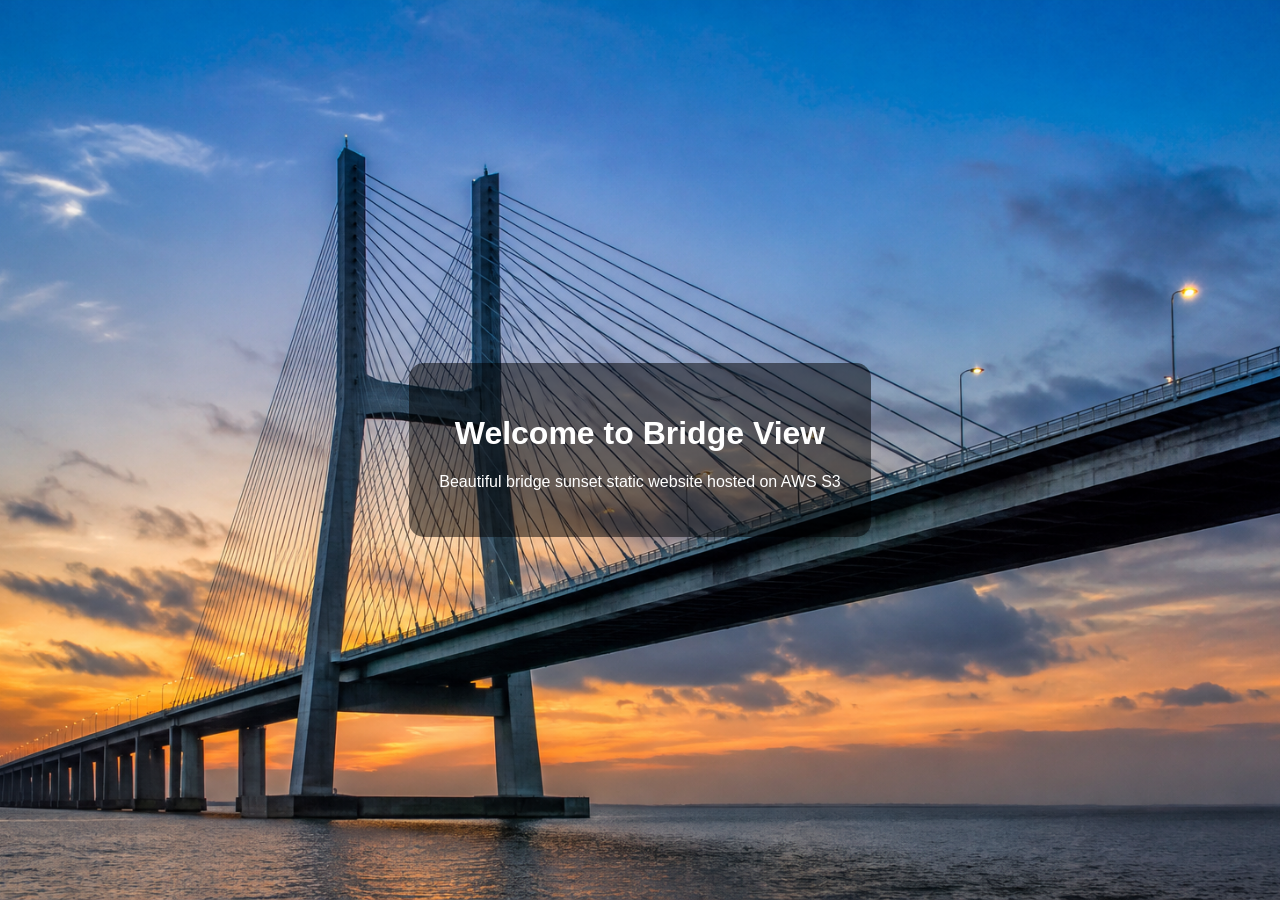
<file: 3/index.html>
<!DOCTYPE html>
<html>
<head>
    <title>Bridge Website</title>
</head>
<body style="margin:0; font-family:Arial;">

    <div style="
        height:100vh;
        background-image: url('bridge.png');
        background-size: cover;
        background-position: center;
        color:white;
        display:flex;
        justify-content:center;
        align-items:center;
        text-align:center;
    ">
        <div style="background:rgba(0,0,0,0.5); padding:30px; border-radius:15px;">
            <h1>Welcome to Bridge View</h1>
            <p>Beautiful bridge sunset static website hosted on AWS S3</p>
        </div>
    </div>

</body>
</html>
</file>
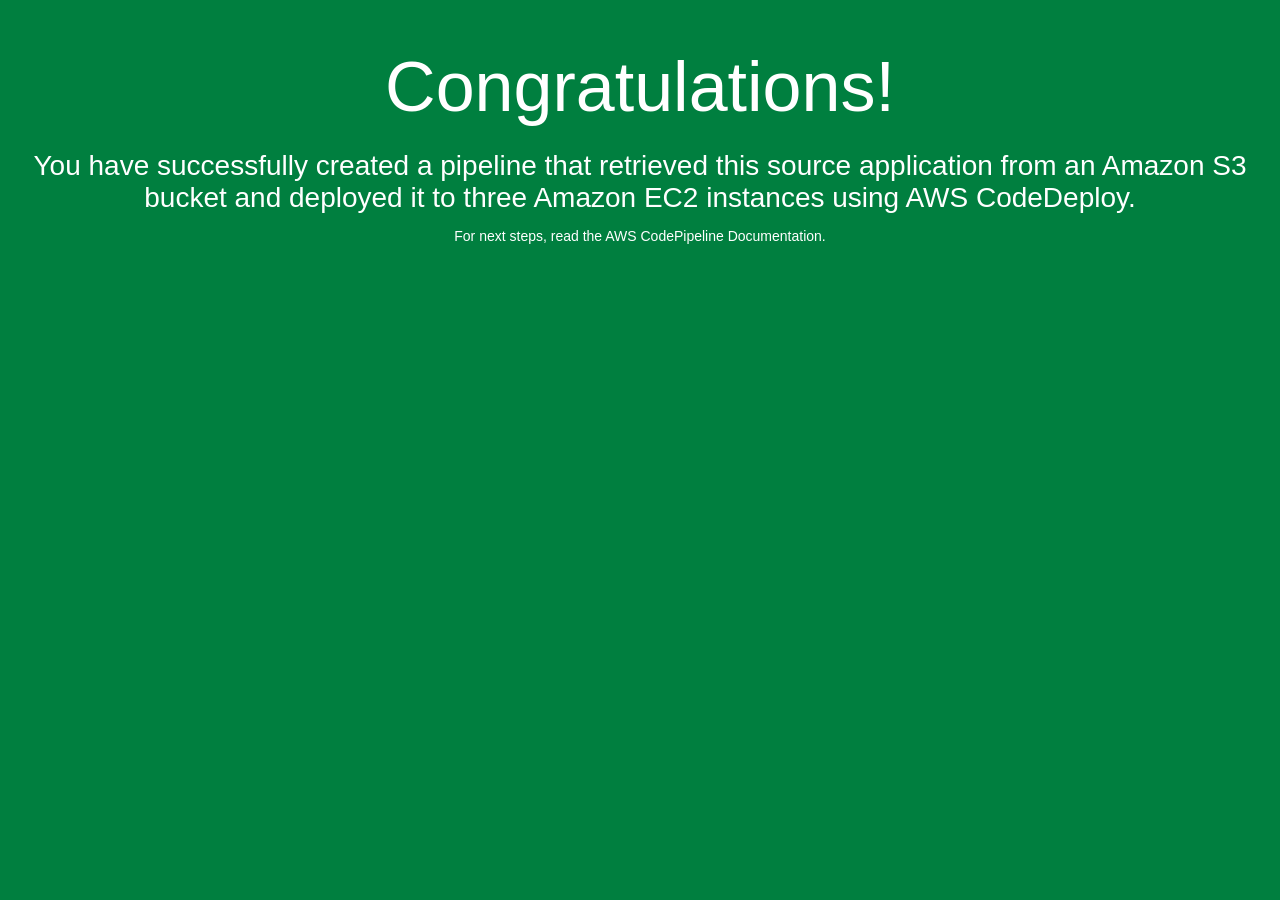
<file: aws-codepipeline-s3-aws-codedeploy_linux (4)/index.html>
<!DOCTYPE html>
<html>
<head>
  <meta charset="utf-8">
  <title>Sample Deployment</title>
  <style>
    body {
      color: #ffffff;
      background-color: #007f3f;
      font-family: Arial, sans-serif;
      font-size: 14px;
    }
    
    h1 {
      font-size: 500%;
      font-weight: normal;
      margin-bottom: 0;
    }
    
    h2 {
      font-size: 200%;
      font-weight: normal;
      margin-bottom: 0;
    }
  </style>
</head>
<body>
  <div align="center">
    <h1>Congratulations!</h1>
    <h2>You have successfully created a pipeline that retrieved this source application from an Amazon S3 bucket and deployed it 
	to three Amazon EC2 instances using AWS CodeDeploy.</h2>
    <p>For next steps, read the AWS CodePipeline Documentation.</p>
  </div>
</body>
</html>
</file>
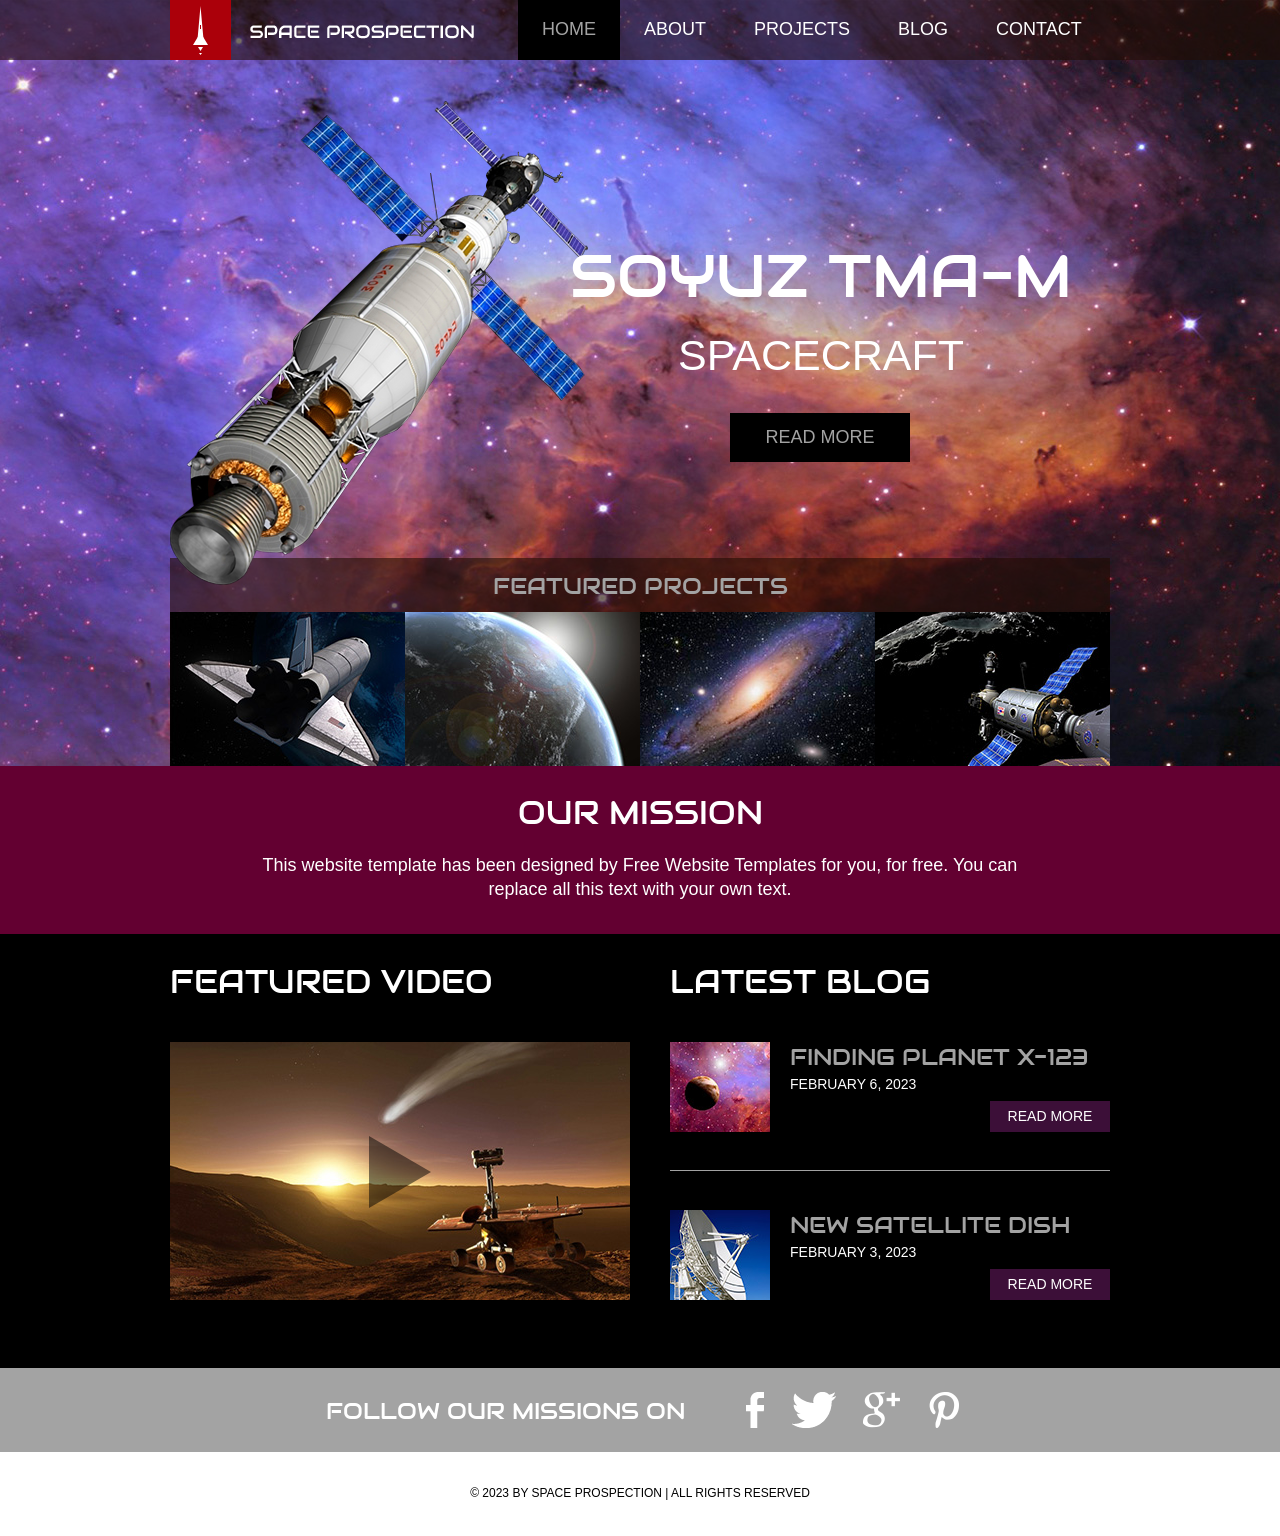
<file: space-static-website/index.html>
<!doctype html>
<!-- Website template by freewebsitetemplates.com -->
<html>
<head>
	<meta charset="UTF-8">
	<meta name="viewport" content="width=device-width, initial-scale=1.0">
	<title>Space Science Website Template</title>
	<link rel="stylesheet" href="css/style.css" type="text/css">
	<link rel="stylesheet" type="text/css" href="css/mobile.css">
	<script src="js/mobile.js" type="text/javascript"></script>
</head>
<body>
	<div id="page">
		<div id="header">
			<div>
				<a href="index.html" class="logo"><img src="images/logo.png" alt=""></a>
				<ul id="navigation">
					<li class="selected">
						<a href="index.html">Home</a>
					</li>
					<li>
						<a href="about.html">About</a>
					</li>
					<li class="menu">
						<a href="projects.html">Projects</a>
						<ul class="primary">
							<li>
								<a href="proj1.html">proj 1</a>
							</li>
						</ul>
					</li>
					<li class="menu">
						<a href="blog.html">Blog</a>
						<ul class="secondary">
							<li>
								<a href="singlepost.html">Single post</a>
							</li>
						</ul>
					</li>
					<li>
						<a href="contact.html">Contact</a>
					</li>
				</ul>
			</div>
		</div>
		<div id="body" class="home">
			<div class="header">
				<div>
					<img src="images/satellite.png" alt="" class="satellite">
					<h1>SOYUZ TMA-M</h1>
					<h2>SPACECRAFT</h2>
					<a href="blog.html" class="more">Read More</a>
					<h3>FEATURED PROJECTS</h3>
					<ul>
						<li>
							<a href="projects.html"><img src="images/project-image1.jpg" alt=""></a>
						</li>
						<li>
							<a href="projects.html"><img src="images/project-image2.jpg" alt=""></a>
						</li>
						<li>
							<a href="projects.html"><img src="images/project-image3.jpg" alt=""></a>
						</li>
						<li>
							<a href="projects.html"><img src="images/project-image4.jpg" alt=""></a>
						</li>
					</ul>
				</div>
			</div>
			<div class="body">
				<div>
					<h1>OUR MISSION</h1>
					<p>This website template has been designed by Free Website Templates for you, for free. You can replace all this text with your own text.</p>
				</div>
			</div>
			<div class="footer">
				<div>
					<ul>
						<li>
							<h1>FEATURED VIDEO</h1>
							<a href="blog.html"><img src="images/mars-rover.jpg" alt=""><span></span></a>
						</li>
						<li>
							<h1>LATEST BLOG</h1>
							<ul>
								<li>
									<a href="blog.html"><img src="images/finding-planet.jpg" alt=""></a>
									<h1>FINDING PLANET X-123</h1>
									<span>FEBRUARY 6, 2023</span>
									<a href="blog.html" class="more">Read More</a>
								</li>
								<li>
									<a href="blog.html"><img src="images/new-satellitedish.jpg" alt=""></a>
									<h1>NEW SATELLITE DISH</h1>
									<span>FEBRUARY 3, 2023</span>
									<a href="blog.html" class="more">Read More</a>
								</li>
							</ul>
						</li>
					</ul>
				</div>
			</div>
		</div>
		<div id="footer">
			<div class="connect">
				<div>
					<h1>FOLLOW OUR  MISSIONS ON</h1>
					<div>
						<a href="http://freewebsitetemplates.com/go/facebook/" class="facebook">facebook</a>
						<a href="http://freewebsitetemplates.com/go/twitter/" class="twitter">twitter</a>
						<a href="http://freewebsitetemplates.com/go/googleplus/" class="googleplus">googleplus</a>
						<a href="http://pinterest.com/fwtemplates/" class="pinterest">pinterest</a>
					</div>
				</div>
			</div>
			<div class="footnote">
				<div>
					<p>&copy; 2023 BY SPACE PROSPECTION | ALL RIGHTS RESERVED</p>
				</div>
			</div>
		</div>
	</div>
</body>
</html>
</file>
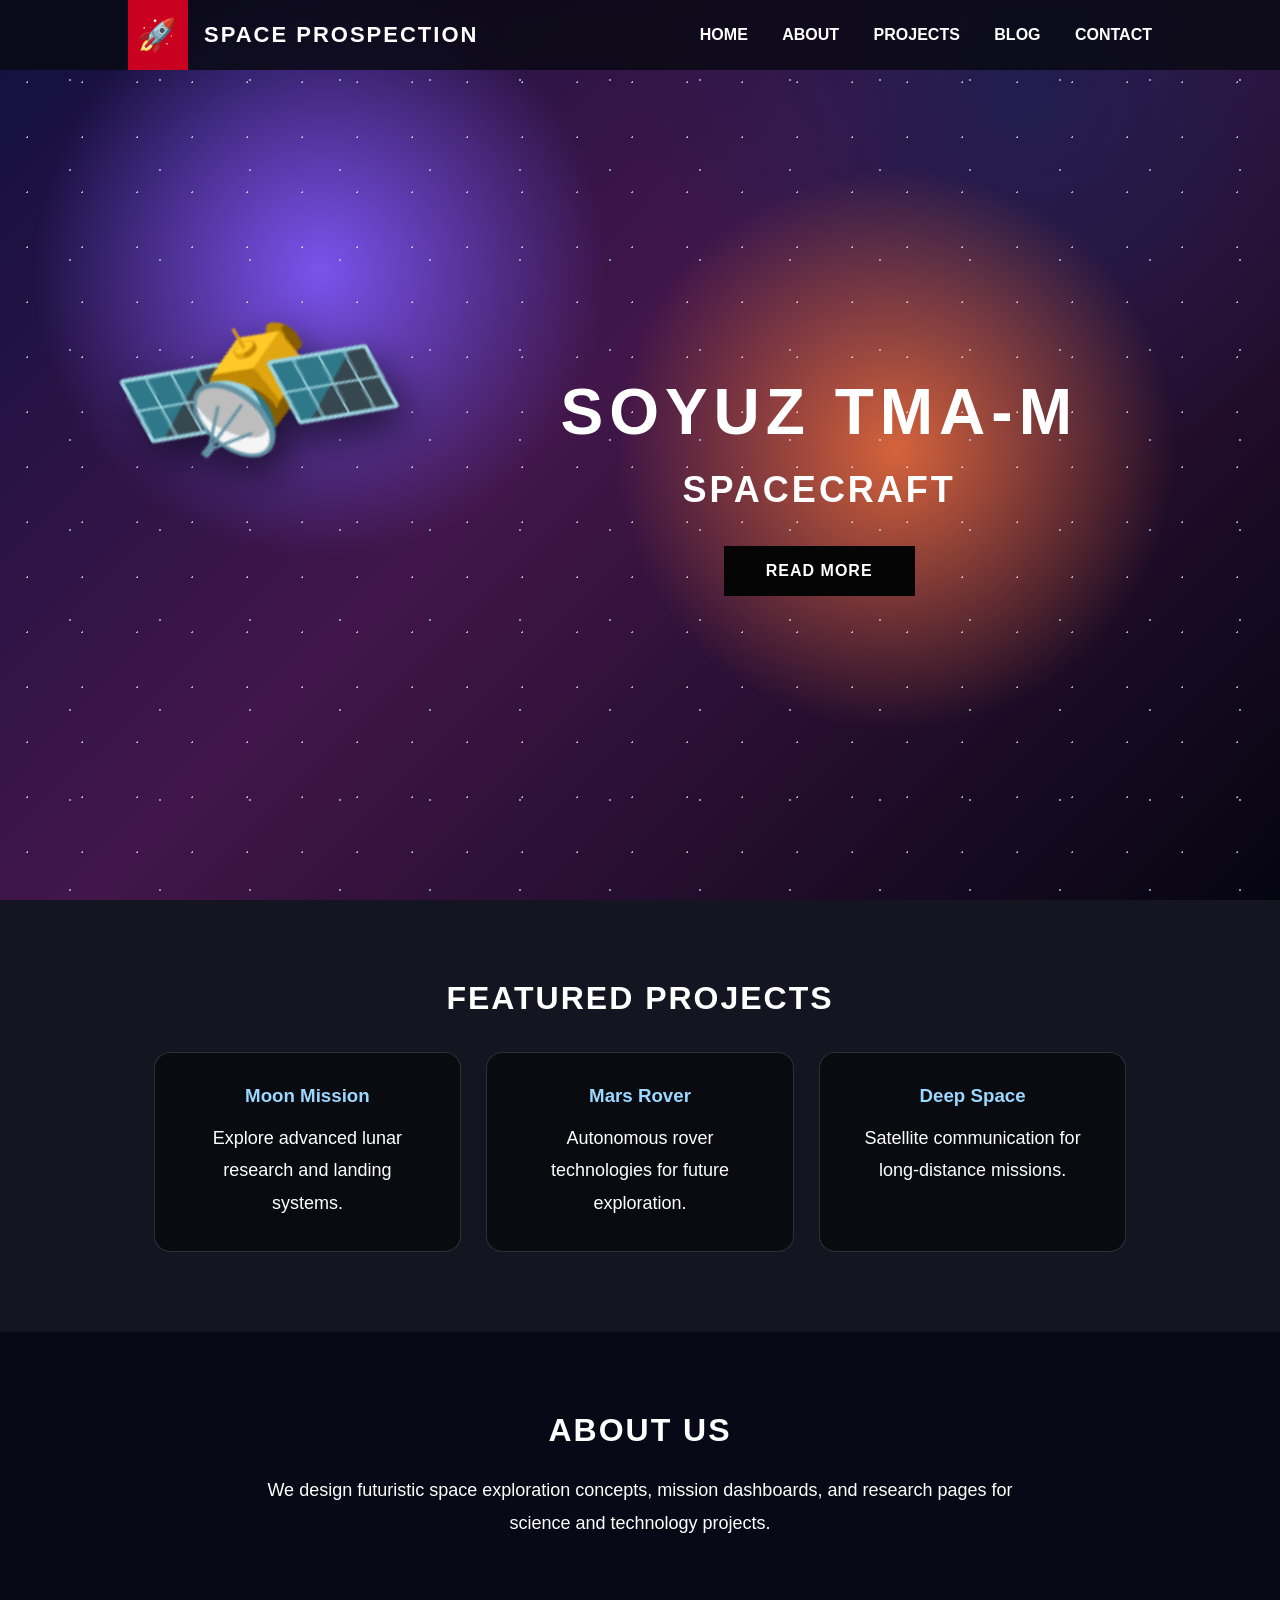
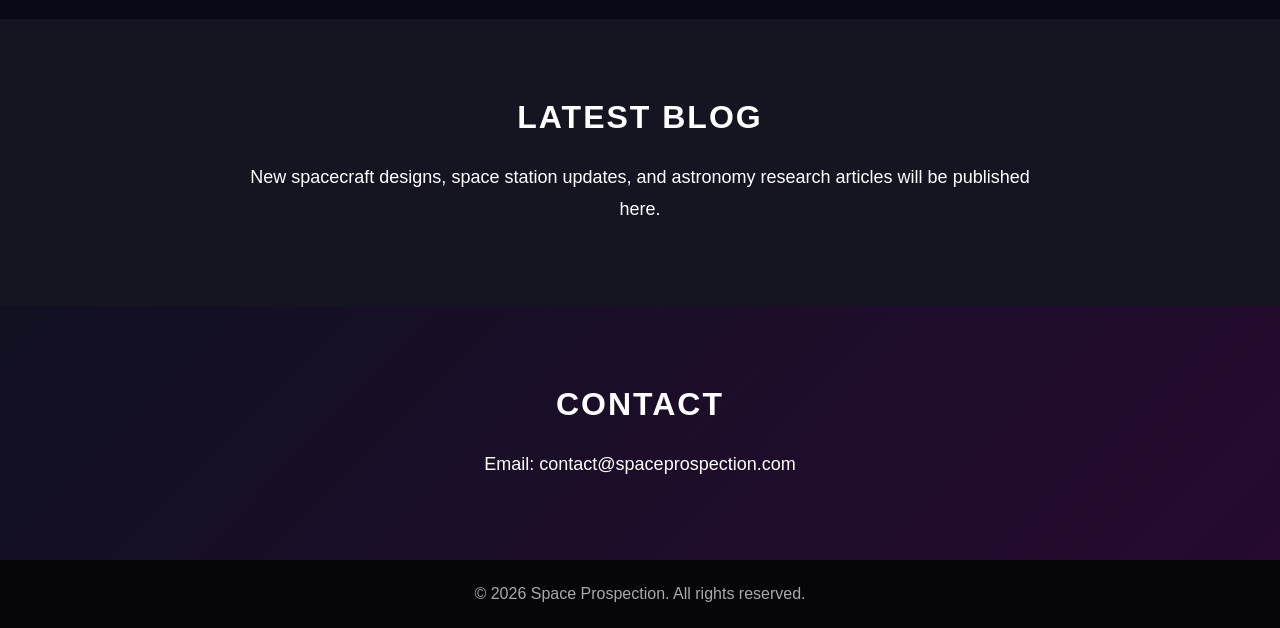
<file: 16.06.2026/space/index.html>
<!DOCTYPE html>
<html lang="en">
<head>
  <meta charset="UTF-8" />
  <meta name="viewport" content="width=device-width, initial-scale=1.0" />
  <title>Space Prospection</title>
  <link rel="stylesheet" href="style.css" />
</head>
<body>
  <header class="navbar">
    <div class="brand">
      <div class="logo">🚀</div>
      <span>SPACE PROSPECTION</span>
    </div>
    <nav>
      <a href="#home">HOME</a>
      <a href="#about">ABOUT</a>
      <a href="#projects">PROJECTS</a>
      <a href="#blog">BLOG</a>
      <a href="#contact">CONTACT</a>
    </nav>
  </header>

  <section id="home" class="hero">
    <div class="stars"></div>
    <div class="spacecraft">🛰️</div>
    <div class="hero-content">
      <h1>SOYUZ TMA-M</h1>
      <h2>SPACECRAFT</h2>
      <a class="btn" href="#projects">READ MORE</a>
    </div>
  </section>

  <section id="projects" class="section dark-card">
    <h2>FEATURED PROJECTS</h2>
    <div class="cards">
      <div class="card">
        <h3>Moon Mission</h3>
        <p>Explore advanced lunar research and landing systems.</p>
      </div>
      <div class="card">
        <h3>Mars Rover</h3>
        <p>Autonomous rover technologies for future exploration.</p>
      </div>
      <div class="card">
        <h3>Deep Space</h3>
        <p>Satellite communication for long-distance missions.</p>
      </div>
    </div>
  </section>

  <section id="about" class="section">
    <h2>ABOUT US</h2>
    <p>We design futuristic space exploration concepts, mission dashboards, and research pages for science and technology projects.</p>
  </section>

  <section id="blog" class="section dark-card">
    <h2>LATEST BLOG</h2>
    <p>New spacecraft designs, space station updates, and astronomy research articles will be published here.</p>
  </section>

  <section id="contact" class="section contact">
    <h2>CONTACT</h2>
    <p>Email: contact@spaceprospection.com</p>
  </section>

  <footer>
    <p>© 2026 Space Prospection. All rights reserved.</p>
  </footer>
</body>
</html>
</file>
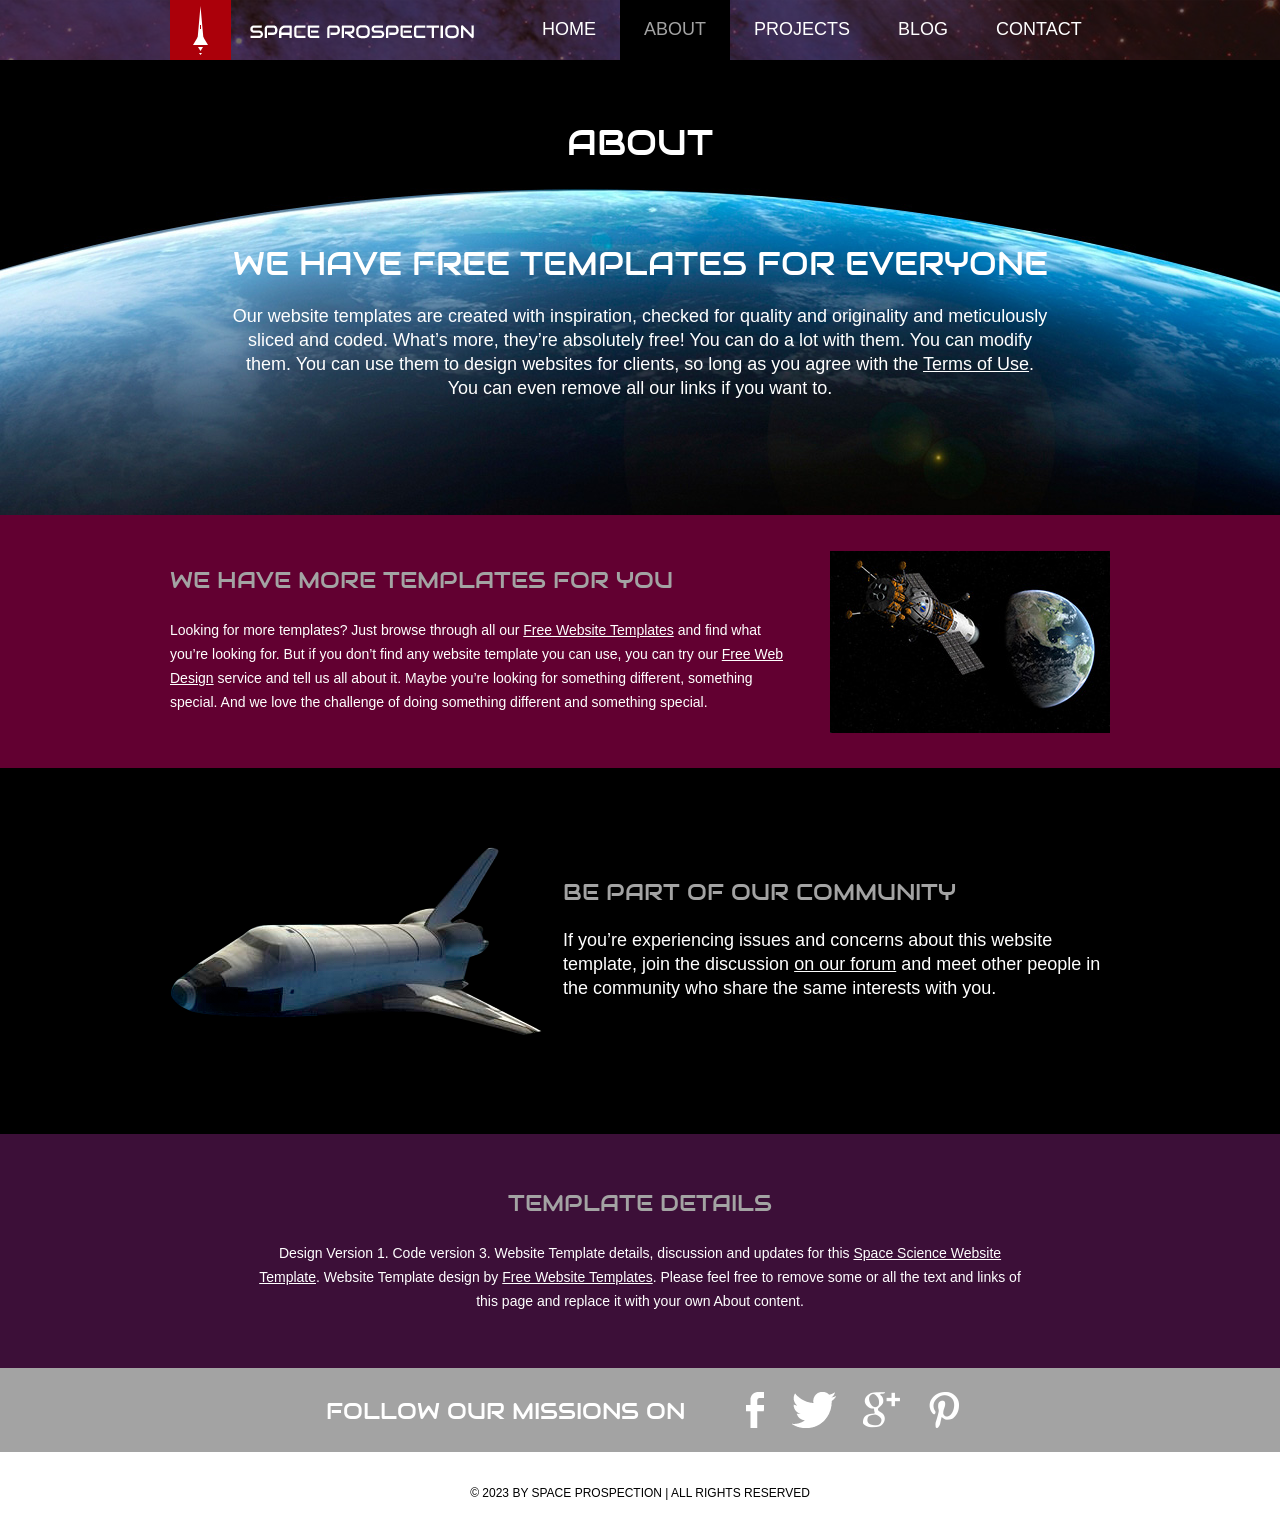
<file: space-static-website/about.html>
<!doctype html>
<!-- Website template by freewebsitetemplates.com -->
<html>
<head>
	<meta charset="UTF-8">
	<meta name="viewport" content="width=device-width, initial-scale=1.0">
	<title>about - Space Science Website Template</title>
	<link rel="stylesheet" href="css/style.css" type="text/css">
	<link rel="stylesheet" type="text/css" href="css/mobile.css">
	<script src="js/mobile.js" type="text/javascript"></script>
</head>
<body>
	<div id="page">
		<div id="header">
			<div>
				<a href="index.html" class="logo"><img src="images/logo.png" alt=""></a>
				<ul id="navigation">
					<li>
						<a href="index.html">Home</a>
					</li>
					<li class="selected">
						<a href="about.html">About</a>
					</li>
					<li class="menu">
						<a href="projects.html">Projects</a>
						<ul class="primary">
							<li>
								<a href="proj1.html">proj 1</a>
							</li>
						</ul>
					</li>
					<li class="menu">
						<a href="blog.html">Blog</a>
						<ul class="secondary">
							<li>
								<a href="singlepost.html">Single post</a>
							</li>
						</ul>
					</li>
					<li>
						<a href="contact.html">Contact</a>
					</li>
				</ul>
			</div>
		</div>
		<div id="body" class="about">
			<div class="header">
				<div>
					<h1>About</h1>
					<h2>We Have Free Templates for Everyone</h2>
					<p>Our website templates are created with inspiration, checked for quality and originality and meticulously sliced and coded. What’s more, they’re absolutely free! You can do a lot with them. You can modify them. You can use them to design websites for clients, so long as you agree with the <a href="https://freewebsitetemplates.com/about/terms/">Terms of Use</a>. You can even remove all our links if you want to.</p>
				</div>
			</div>
			<div class="body">
				<div>
					<img src="images/earth-satellite.jpg" alt="">
					<h2>We Have More Templates for You</h2>
					<p>Looking for more templates? Just browse through all our <a href="https://freewebsitetemplates.com/">Free Website Templates</a> and find what you’re looking for. But if you don’t find any website template you can use, you can try our <a href="https://freewebsitetemplates.com/freewebdesign/">Free Web Design</a> service and tell us all about it. Maybe you’re looking for something different, something special. And we love the challenge of doing something different and something special.</p>
				</div>
			</div>
			<div class="footer">
				<div>
					<img src="images/space-shuttle.png" alt="">
					<h2>Be Part of Our Community</h2>
					<p>If you’re experiencing issues and concerns about this website template, join the discussion <a href="https://freewebsitetemplates.com/forums/">on our forum</a> and meet other people in the community who share the same interests with you.</p>
				</div>
			</div>
			<div class="section">
				<div>
					<h2>Template Details</h2>
					<p>Design Version 1. Code version 3. Website Template details, discussion and updates for this <a href="https://freewebsitetemplates.com/discuss/spacescience/"> Space Science Website Template</a>. Website Template design by <a href="https://freewebsitetemplates.com/">Free Website Templates</a>. Please feel free to remove some or all the text and links of this page and replace it with your own About content.</p>
				</div>
			</div>
		</div>
		<div id="footer">
			<div class="connect">
				<div>
					<h1>FOLLOW OUR  MISSIONS ON</h1>
					<div>
						<a href="http://freewebsitetemplates.com/go/facebook/" class="facebook">facebook</a>
						<a href="http://freewebsitetemplates.com/go/twitter/" class="twitter">twitter</a>
						<a href="http://freewebsitetemplates.com/go/googleplus/" class="googleplus">googleplus</a>
						<a href="http://freewebsitetemplates.com/go/pinterest/" class="pinterest">pinterest</a>
					</div>
				</div>
			</div>
			<div class="footnote">
				<div>
					<p>&copy; 2023 BY SPACE PROSPECTION | ALL RIGHTS RESERVED</p>
				</div>
			</div>
		</div>
	</div>
</body>
</html>
</file>
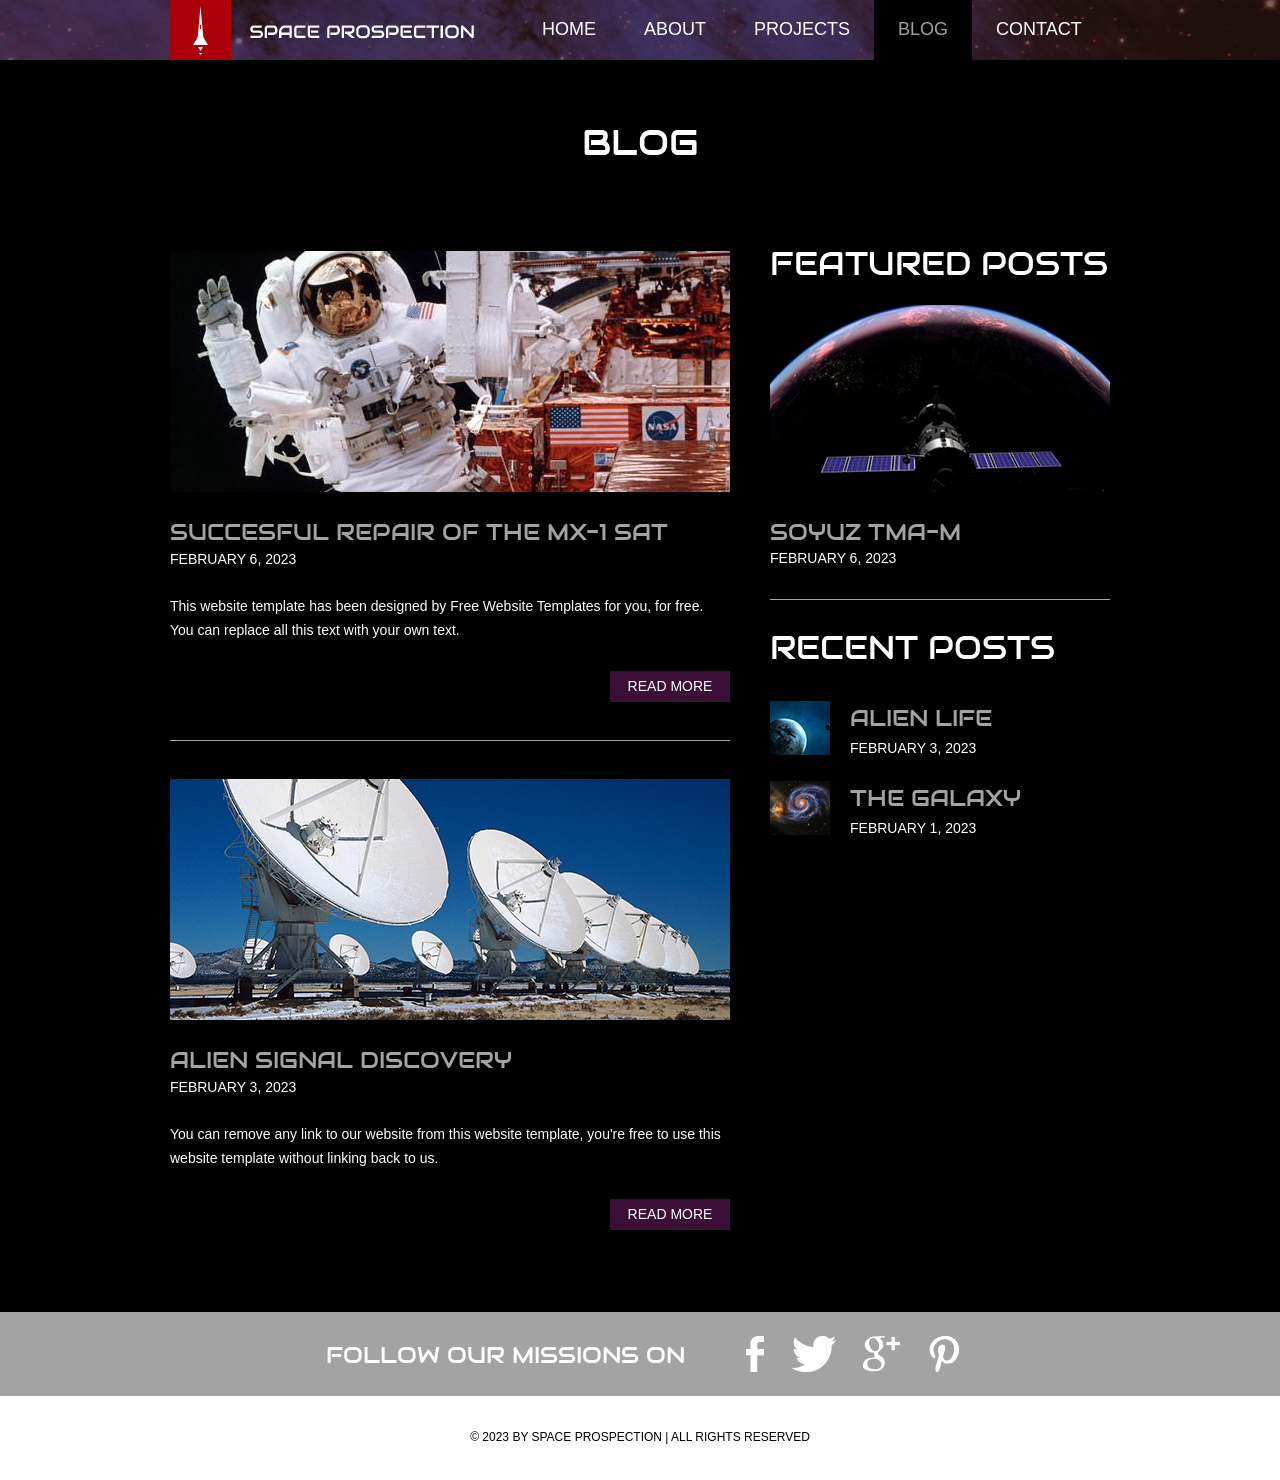
<file: space-static-website/blog.html>
<!doctype html>
<!-- Website template by freewebsitetemplates.com -->
<html>
<head>
	<meta charset="UTF-8">
	<meta name="viewport" content="width=device-width, initial-scale=1.0">
	<title>blog - Space Science Website Template</title>
	<link rel="stylesheet" href="css/style.css" type="text/css">
	<link rel="stylesheet" type="text/css" href="css/mobile.css">
	<script src="js/mobile.js" type="text/javascript"></script>
</head>
<body>
	<div id="page">
		<div id="header">
			<div>
				<a href="index.html" class="logo"><img src="images/logo.png" alt=""></a>
				<ul id="navigation">
					<li>
						<a href="index.html">Home</a>
					</li>
					<li>
						<a href="about.html">About</a>
					</li>
					<li class="menu">
						<a href="projects.html">Projects</a>
						<ul class="primary">
							<li>
								<a href="proj1.html">proj 1</a>
							</li>
						</ul>
					</li>
					<li class="menu selected">
						<a href="blog.html">Blog</a>
						<ul class="secondary">
							<li>
								<a href="singlepost.html">Single post</a>
							</li>
						</ul>
					</li>
					<li>
						<a href="contact.html">Contact</a>
					</li>
				</ul>
			</div>
		</div>
		<div id="body">
			<div class="header">
				<div>
					<h1>Blog</h1>
					<div class="article">
						<ul>
							<li>
								<a href="singlepost.html"><img src="images/astronaut.jpg" alt=""></a>
								<h1>SUCCESFUL REPAIR OF THE MX-1 SAT</h1>
								<span>FEBRUARY 6, 2023</span>
								<p>This website template has been designed by Free Website Templates for you, for free. You can replace all this text with your own text.</p>
								<a href="singlepost.html" class="more">Read More</a>
							</li>
							<li>
								<a href="singlepost.html"><img src="images/satellite-dish.jpg" alt=""></a>
								<h1>ALIEN SIGNAL DISCOVERY</h1>
								<span>FEBRUARY 3, 2023</span>
								<p>You can remove any link to our website from this website template, you're free to use this website template without linking back to us.</p>
								<a href="singlepost.html" class="more">Read More</a>
							</li>
						</ul>
					</div>
					<div class="sidebar">
						<ul>
							<li>
								<h1>FEATURED POSTS</h1>
								<a href="singlepost.html"><img src="images/moon-satellite.jpg" alt=""></a>
								<h2>SOYUZ TMA-M</h2>
								<span>FEBRUARY 6, 2023</span>
							</li>
							<li>
								<h1>RECENT POSTS</h1>
								<ul>
									<li>
										<a href="singlepost.html"><img src="images/alien-life.jpg" alt=""></a>
										<h2>ALIEN LIFE</h2>
										<span>FEBRUARY 3, 2023</span>
									</li>
									<li>
										<a href="singlepost.html"><img src="images/galaxy.jpg" alt=""></a>
										<h2>THE GALAXY</h2>
										<span>FEBRUARY 1, 2023</span>
									</li>
								</ul>
							</li>
						</ul>
					</div>
				</div>
			</div>
		</div>
		<div id="footer">
			<div class="connect">
				<div>
					<h1>FOLLOW OUR  MISSIONS ON</h1>
					<div>
						<a href="http://freewebsitetemplates.com/go/facebook/" class="facebook">facebook</a>
						<a href="http://freewebsitetemplates.com/go/twitter/" class="twitter">twitter</a>
						<a href="http://freewebsitetemplates.com/go/googleplus/" class="googleplus">googleplus</a>
						<a href="http://pinterest.com/fwtemplates/" class="pinterest">pinterest</a>
					</div>
				</div>
			</div>
			<div class="footnote">
				<div>
					<p>&copy; 2023 BY SPACE PROSPECTION | ALL RIGHTS RESERVED</p>
				</div>
			</div>
		</div>
	</div>
</body>
</html>
</file>
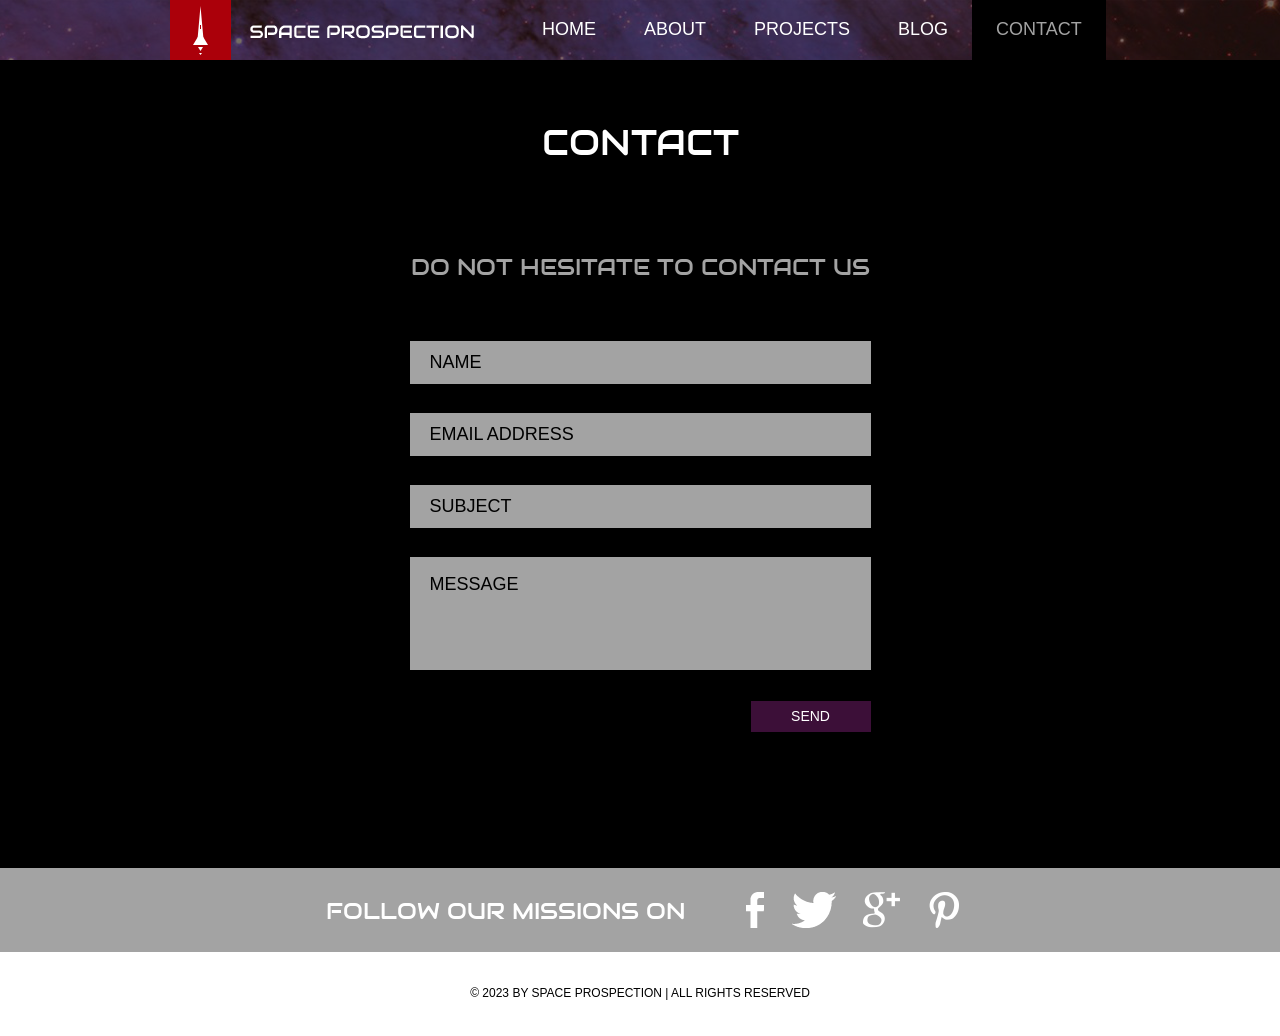
<file: space-static-website/contact.html>
<!doctype html>
<!-- Website template by freewebsitetemplates.com -->
<html>
<head>
	<meta charset="UTF-8">
	<meta name="viewport" content="width=device-width, initial-scale=1.0">
	<title>contact - Space Science Website Template</title>
	<link rel="stylesheet" href="css/style.css" type="text/css">
	<link rel="stylesheet" type="text/css" href="css/mobile.css">
	<script src="js/mobile.js" type="text/javascript"></script>
</head>
<body>
	<div id="page">
		<div id="header">
			<div>
				<a href="index.html" class="logo"><img src="images/logo.png" alt=""></a>
				<ul id="navigation">
					<li>
						<a href="index.html">Home</a>
					</li>
					<li>
						<a href="about.html">About</a>
					</li>
					<li class="menu">
						<a href="projects.html">Projects</a>
						<ul class="primary">
							<li>
								<a href="proj1.html">proj 1</a>
							</li>
						</ul>
					</li>
					<li class="menu">
						<a href="blog.html">Blog</a>
						<ul class="secondary">
							<li>
								<a href="singlepost.html">Single post</a>
							</li>
						</ul>
					</li>
					<li class="selected">
						<a href="contact.html">Contact</a>
					</li>
				</ul>
			</div>
		</div>
		<div id="body">
			<div class="header">
				<div class="contact">
					<h1>Contact</h1>
					<h2>DO NOT HESITATE TO CONTACT US</h2>
					<form action="index.html">
						<input type="text" name="Name" value="Name" onblur="this.value=!this.value?'Name':this.value;" onfocus="this.select()" onclick="this.value='';">
						<input type="text" name="Email Address" value="Email Address" onblur="this.value=!this.value?'Email Address':this.value;" onfocus="this.select()" onclick="this.value='';">
						<input type="text" name="Subject" value="Subject" onblur="this.value=!this.value?'Subject':this.value;" onfocus="this.select()" onclick="this.value='';">
						<textarea name="message" cols="50" rows="7">Message</textarea>
						<input type="submit" value="Send" id="submit">
					</form>
				</div>
			</div>
		</div>
		<div id="footer">
			<div class="connect">
				<div>
					<h1>FOLLOW OUR  MISSIONS ON</h1>
					<div>
						<a href="http://freewebsitetemplates.com/go/facebook/" class="facebook">facebook</a>
						<a href="http://freewebsitetemplates.com/go/twitter/" class="twitter">twitter</a>
						<a href="http://freewebsitetemplates.com/go/googleplus/" class="googleplus">googleplus</a>
						<a href="http://pinterest.com/fwtemplates/" class="pinterest">pinterest</a>
					</div>
				</div>
			</div>
			<div class="footnote">
				<div>
					<p>&copy; 2023 BY SPACE PROSPECTION | ALL RIGHTS RESERVED</p>
				</div>
			</div>
		</div>
	</div>
</body>
</html>
</file>
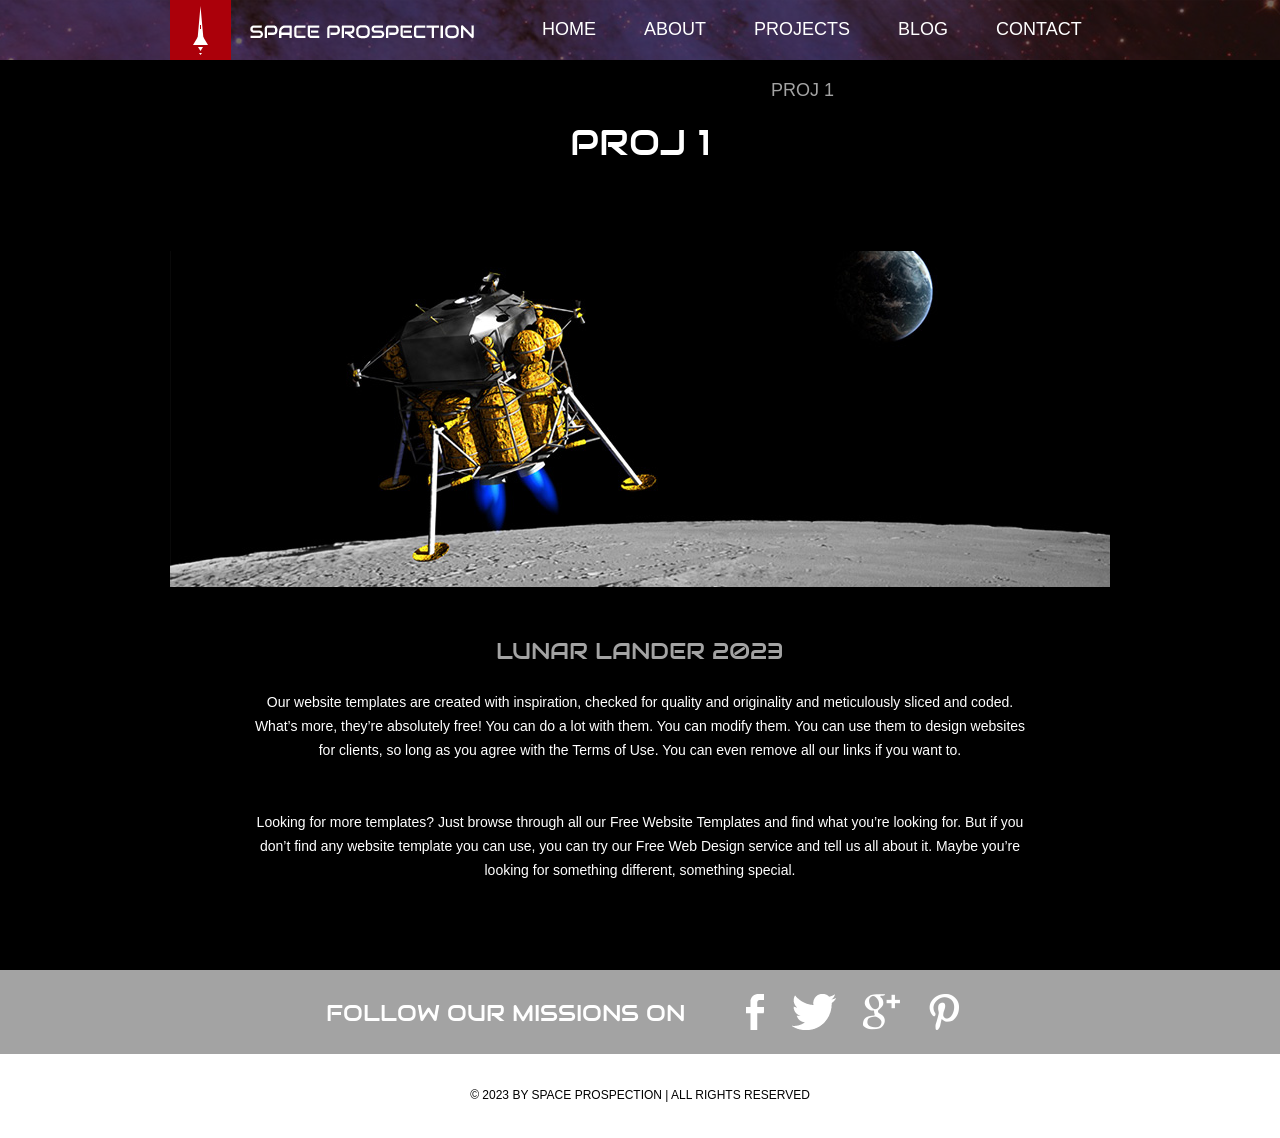
<file: space-static-website/proj1.html>
<!doctype html>
<!-- Website template by freewebsitetemplates.com -->
<html>
<head>
	<meta charset="UTF-8">
	<meta name="viewport" content="width=device-width, initial-scale=1.0">
	<title>proj1 - Space Science Website Template</title>
	<link rel="stylesheet" href="css/style.css" type="text/css">
	<link rel="stylesheet" type="text/css" href="css/mobile.css">
	<script src="js/mobile.js" type="text/javascript"></script>
</head>
<body>
	<div id="page">
		<div id="header">
			<div>
				<a href="index.html" class="logo"><img src="images/logo.png" alt=""></a>
				<ul id="navigation">
					<li>
						<a href="index.html">Home</a>
					</li>
					<li>
						<a href="about.html">About</a>
					</li>
					<li class="menu">
						<a href="projects.html">Projects</a>
						<ul class="primary selected">
							<li>
								<a href="proj1.html">proj 1</a>
							</li>
						</ul>
					</li>
					<li class="menu">
						<a href="blog.html">Blog</a>
						<ul class="secondary">
							<li>
								<a href="singlepost.html">Single post</a>
							</li>
						</ul>
					</li>
					<li>
						<a href="contact.html">Contact</a>
					</li>
				</ul>
			</div>
		</div>
		<div id="body">
			<div class="header">
				<div>
					<h1>Proj 1</h1>
					<img src="images/moon-landing.jpg" alt="">
					<h2>LUNAR LANDER 2023</h2>
					<p>Our website templates are created with inspiration, checked for quality and originality and meticulously sliced and coded. What’s more, they’re absolutely free! You can do a lot with them. You can modify them. You can use them to design websites for clients, so long as you agree with the Terms of Use. You can even remove all our links if you want to.</p>
					<p>Looking for more templates? Just browse through all our Free Website Templates and find what you’re looking for. But if you don’t find any website template you can use, you can try our Free Web Design service and tell us all about it. Maybe you’re looking for something different, something special.</p>
				</div>
			</div>
		</div>
		<div id="footer">
			<div class="connect">
				<div>
					<h1>FOLLOW OUR  MISSIONS ON</h1>
					<div>
						<a href="http://freewebsitetemplates.com/go/facebook/" class="facebook">facebook</a>
						<a href="http://freewebsitetemplates.com/go/twitter/" class="twitter">twitter</a>
						<a href="http://freewebsitetemplates.com/go/googleplus/" class="googleplus">googleplus</a>
						<a href="http://pinterest.com/fwtemplates/" class="pinterest">pinterest</a>
					</div>
				</div>
			</div>
			<div class="footnote">
				<div>
					<p>&copy; 2023 BY SPACE PROSPECTION | ALL RIGHTS RESERVED</p>
				</div>
			</div>
		</div>
	</div>
</body>
</html>
</file>
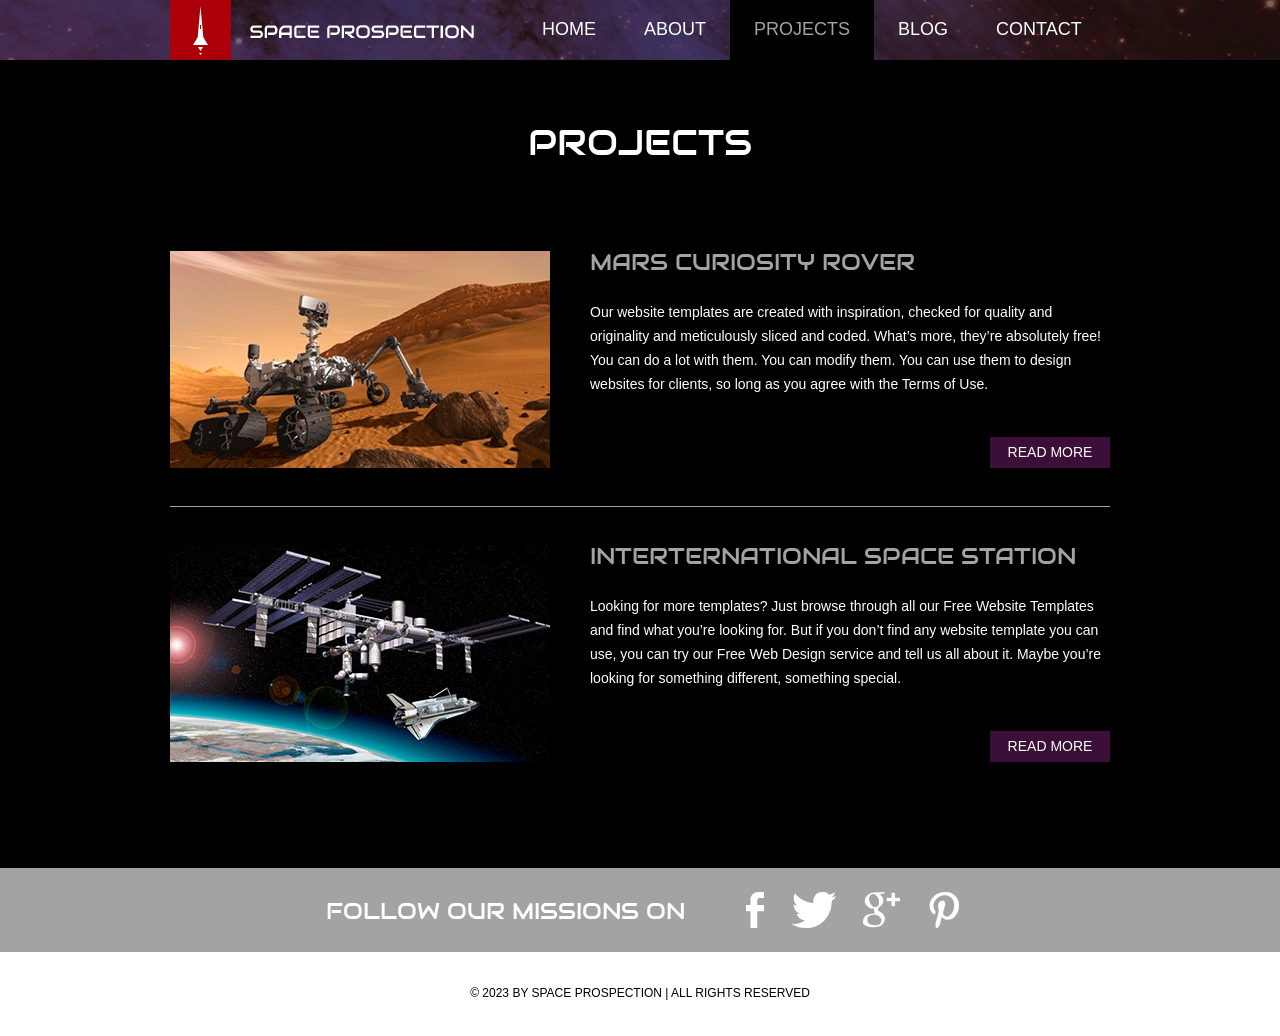
<file: space-static-website/projects.html>
<!doctype html>
<!-- Website template by freewebsitetemplates.com -->
<html>
<head>
	<meta charset="UTF-8">
	<meta name="viewport" content="width=device-width, initial-scale=1.0">
	<title>projects - Space Science Website Template</title>
	<link rel="stylesheet" href="css/style.css" type="text/css">
	<link rel="stylesheet" type="text/css" href="css/mobile.css">
	<script src="js/mobile.js" type="text/javascript"></script>
</head>
<body>
	<div id="page">
		<div id="header">
			<div>
				<a href="index.html" class="logo"><img src="images/logo.png" alt=""></a>
				<ul id="navigation">
					<li>
						<a href="index.html">Home</a>
					</li>
					<li>
						<a href="about.html">About</a>
					</li>
					<li class="menu selected">
						<a href="projects.html">Projects</a>
						<ul class="primary">
							<li>
								<a href="proj1.html">proj 1</a>
							</li>
						</ul>
					</li>
					<li class="menu">
						<a href="blog.html">Blog</a>
						<ul class="secondary">
							<li>
								<a href="singlepost.html">Single post</a>
							</li>
						</ul>
					</li>
					<li>
						<a href="contact.html">Contact</a>
					</li>
				</ul>
			</div>
		</div>
		<div id="body">
			<div class="header">
				<div>
					<h1>Projects</h1>
					<ul>
						<li>
							<a href="proj1.html"><img src="images/curious-rover.jpg" alt=""></a>
							<div>
								<h1>MARS CURIOSITY ROVER </h1>
								<p>Our website templates are created with inspiration, checked for quality and originality and meticulously sliced and coded. What’s more, they’re absolutely free! You can do a lot with them. You can modify them. You can use them to design websites for clients, so long as you agree with the Terms of Use.</p>
								<a href="proj1.html" class="more">Read More</a>
							</div>
						</li>
						<li>
							<a href="proj1.html"><img src="images/space-station.jpg" alt=""></a>
							<div>
								<h1>INTERTERNATIONAL SPACE STATION</h1>
								<p>Looking for more templates? Just browse through all our Free Website Templates and find what you’re looking for. But if you don’t find any website template you can use, you can try our Free Web Design service and tell us all about it. Maybe you’re looking for something different, something special.</p>
								<a href="proj1.html" class="more">Read More</a>
							</div>
						</li>
					</ul>
				</div>
			</div>
		</div>
		<div id="footer">
			<div class="connect">
				<div>
					<h1>FOLLOW OUR  MISSIONS ON</h1>
					<div>
						<a href="http://freewebsitetemplates.com/go/facebook/" class="facebook">facebook</a>
						<a href="http://freewebsitetemplates.com/go/twitter/" class="twitter">twitter</a>
						<a href="http://freewebsitetemplates.com/go/googleplus/" class="googleplus">googleplus</a>
						<a href="http://pinterest.com/fwtemplates/" class="pinterest">pinterest</a>
					</div>
				</div>
			</div>
			<div class="footnote">
				<div>
					<p>&copy; 2023 BY SPACE PROSPECTION | ALL RIGHTS RESERVED</p>
				</div>
			</div>
		</div>
	</div>
</body>
</html>
</file>
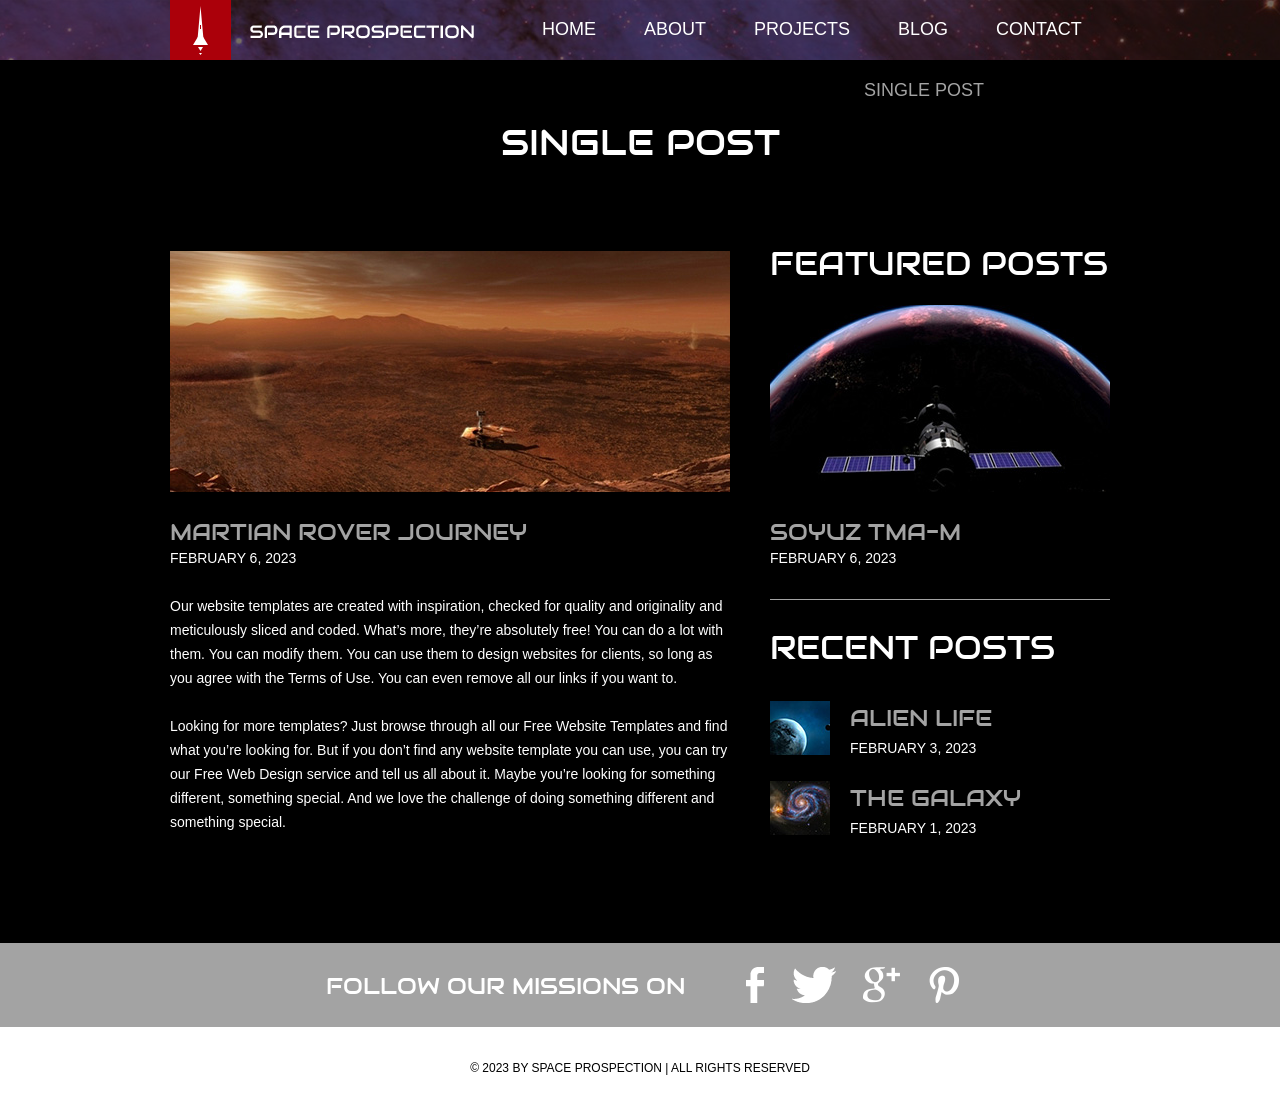
<file: space-static-website/singlepost.html>
<!doctype html>
<!-- Website template by freewebsitetemplates.com -->
<html>
<head>
	<meta charset="UTF-8">
	<meta name="viewport" content="width=device-width, initial-scale=1.0">
	<title>singlepost - Space Science Website Template</title>
	<link rel="stylesheet" href="css/style.css" type="text/css">
	<link rel="stylesheet" type="text/css" href="css/mobile.css">
	<script src="js/mobile.js" type="text/javascript"></script>
</head>
<body>
	<div id="page">
		<div id="header">
			<div>
				<a href="index.html" class="logo"><img src="images/logo.png" alt=""></a>
				<ul id="navigation">
					<li>
						<a href="index.html">Home</a>
					</li>
					<li>
						<a href="about.html">About</a>
					</li>
					<li class="menu">
						<a href="projects.html">Projects</a>
						<ul class="primary">
							<li>
								<a href="proj1.html">proj 1</a>
							</li>
						</ul>
					</li>
					<li class="menu">
						<a href="blog.html">Blog</a>
						<ul class="secondary selected">
							<li>
								<a href="singlepost.html">Single post</a>
							</li>
						</ul>
					</li>
					<li>
						<a href="contact.html">Contact</a>
					</li>
				</ul>
			</div>
		</div>
		<div id="body">
			<div class="header">
				<div>
					<h1>Single Post</h1>
					<div class="article">
						<img src="images/martianrover-journey.jpg" alt="">
						<h1>MARTIAN ROVER JOURNEY</h1>
						<span>FEBRUARY 6, 2023</span>
						<p>Our website templates are created with inspiration, checked for quality and originality and meticulously sliced and coded. What’s more, they’re absolutely free! You can do a lot with them. You can modify them. You can use them to design websites for clients, so long as you agree with the Terms of Use. You can even remove all our links if you want to.</p>
						<p>Looking for more templates? Just browse through all our Free Website Templates and find what you’re looking for. But if you don’t find any website template you can use, you can try our Free Web Design service and tell us all about it. Maybe you’re looking for something different, something special. And we love the challenge of doing something different and something special.</p>
					</div>
					<div class="sidebar">
						<ul>
							<li>
								<h1>FEATURED POSTS</h1>
								<a href="blog.html"><img src="images/moon-satellite.jpg" alt=""></a>
								<h2>SOYUZ TMA-M</h2>
								<span>FEBRUARY 6, 2023</span>
							</li>
							<li>
								<h1>RECENT POSTS</h1>
								<ul>
									<li>
										<a href="blog.html"><img src="images/alien-life.jpg" alt=""></a>
										<h2>ALIEN LIFE</h2>
										<span>FEBRUARY 3, 2023</span>
									</li>
									<li>
										<a href="blog.html"><img src="images/galaxy.jpg" alt=""></a>
										<h2>THE GALAXY</h2>
										<span>FEBRUARY 1, 2023</span>
									</li>
								</ul>
							</li>
						</ul>
					</div>
				</div>
			</div>
		</div>
		<div id="footer">
			<div class="connect">
				<div>
					<h1>FOLLOW OUR  MISSIONS ON</h1>
					<div>
						<a href="http://freewebsitetemplates.com/go/facebook/" class="facebook">facebook</a>
						<a href="http://freewebsitetemplates.com/go/twitter/" class="twitter">twitter</a>
						<a href="http://freewebsitetemplates.com/go/googleplus/" class="googleplus">googleplus</a>
						<a href="http://pinterest.com/fwtemplates/" class="pinterest">pinterest</a>
					</div>
				</div>
			</div>
			<div class="footnote">
				<div>
					<p>&copy; 2023 BY SPACE PROSPECTION | ALL RIGHTS RESERVED</p>
				</div>
			</div>
		</div>
	</div>
</body>
</html>
</file>
<file: space-static-website/css/style.css>
/* Website template by freewebsitetemplates.com */
body {
	margin: 0;
	padding: 0;
	position: relative;
	width: auto;
}
body #page {
	background: url("../images/bg-home.jpg") no-repeat scroll center top #000000;
	margin: 0;
	overflow: hidden;
	padding: 0;
	width: auto;
	z-index: 3;
}
a {
	text-decoration: none;
	outline: none;
}
a:active {
	background: none;
}
img {
	border: none;
}
/*-------------------------------------------FONTS---------------------------------------------*/
@font-face {
	font-family: 'audiowide-regular-webfont';
	src: url('../fonts/audiowide-regular-webfont.eot');
	src: url('../fonts/audiowide-regular-webfont.woff') format('woff'), url('../fonts/audiowide-regular-webfont.ttf') format('truetype'), url('../fonts/audiowide-regular-webfont.svg') format('svg');
}
/*----------------------------------------header-styles---------------------------------------*/
#header {
	background: url(../images/bg-transparent1.png) repeat;
	margin: 0;
	min-height: 60px;
	padding: 0;
	width: auto;
}
#header div {
	margin: 0 auto;
	max-width: 940px;
	min-height: 60px;
	padding: 0 10px;
}
#header div a.logo {
	display: block;
	float: left;
	height: 60px;
	margin: 0 44px 0 0;
	padding: 0;
	width: 304px;
}
#header div a img {
	display: block;
	margin: 0;
	padding: 0;
	width: auto;
}
#header div ul {
	display: inline-block;
	float: left;
	list-style: none;
	margin: 0;
	padding: 0;
	width: auto;
}
#header div ul li {
	float: left;
	margin: 0;
	padding: 0;
	width: auto;
}
#header div ul li a {
	color: #ffffff;
	display: block;
	font-family: Arial;
	font-size: 18px;
	font-weight: normal;
	line-height: 59px;
	margin: 0;
	min-height: 60px;
	padding: 0 24px;
 *padding: 0 23px; /* Needed for IE8 and old versions */
	text-align: center;
	text-transform: uppercase;
	width: auto;
}
#header div ul li a:hover {
	background-color: #620031;
	color: #ffffff;
}
#header div ul li.selected a {
	background-color: #000000;
	color: #a3a3a3;
}
#header div ul li.menu {
	position: relative;
}
#header div ul li.menu ul {
	display: block;
	left: -99999px;
	list-style: none;
	margin: 0;
	padding: 0;
	position: absolute;
	top: 60px;
	width: 142px;
	z-index: 50;
}
#header div ul li.menu:hover ul.primary {
	left: 31px;
}
#header div ul li.menu ul.primary.selected {
	left: 31px;
}
#header div ul li.menu:hover ul.secondary {
	left: -20px;
}
#header div ul li.menu ul.secondary.selected {
	left: -20px;
}
#header div ul li.menu ul li {
	margin: 0;
	padding: 0;
	width: auto;
}
#header div ul li.menu ul li a {
	background-color: #620031;
	color: #ffffff;
	display: block;
	font-family: Arial;
	font-size: 18px;
	font-weight: normal;
	line-height: 60px;
	margin: 0;
	min-height: 60px;
	padding: 0 10px;
	text-align: center;
	text-transform: uppercase;
	width: auto;
}
#header div ul li.menu ul.primary.selected li a, #header div ul li.menu ul.secondary.selected li a {
	background-color: #000000;
	color: #a3a3a3;
}
/*----------------------------------------body-home-styles---------------------------------------*/
#body {
	background-color: #000000;
	margin: 0;
	min-height: 808px;
	overflow: hidden;
	padding: 0;
	width: 100%;
}
#body.home {
	background: none;
	margin: 0;
	min-height: 1308px;
	overflow: hidden;
	padding: 0;
	width: 100%;
}
#body.home .header {
	background: none;
	margin: 0;
	overflow: hidden;
	padding: 0;
	width: 100%;
}
#body.home .header div {
	margin: 0 auto;
	max-width: 940px;
	overflow: hidden;
	padding: 0 10px;
	position: relative;
}
#body.home .header div img.satellite {
	display: block;
	left: 10px;
	margin: 0;
	padding: 0;
	position: absolute;
	top: 41px;
	width: auto;
	z-index: 50;
}
#body.home .header div h1 {
	color: #FFFFFF;
	display: block;
	float: right;
	font-family: audiowide-regular-webfont;
	font-size: 60px;
	font-weight: normal;
	line-height: 60px;
	margin: 187px 0 27px;
	padding: 0 38px 0 399px;
	position: relative;
	text-align: right;
	text-transform: uppercase;
	width: 503px;
	z-index: 60;
}
#body.home .header div h2 {
	color: #FFFFFF;
	display: block;
	float: right;
	font-family: Arial;
	font-size: 43px;
	font-weight: normal;
	line-height: 43px;
	margin: 0 0 36px;
	padding: 0 146px 0 506px;
	position: relative;
	text-align: right;
	text-transform: uppercase;
	width: 288px;
	z-index: 60;
}
#body.home .header div a.more {
	background-color: #000000;
	color: #a3a3a3;
	display: block;
	float: right;
	font-family: Arial;
	font-size: 18px;
	font-weight: normal;
	height: 49px;
	line-height: 49px;
	margin: 0 200px 0 0;
	padding: 0;
	text-align: center;
	text-transform: uppercase;
	position: relative;
	width: 180px;
	z-index: 55;
}
#body.home .header div a.more:hover {
	background-color: #ab000b;
	color: #ffffff;
}
#body.home .header div h3 {
	background: url("../images/bg-transparent1.png") repeat;
	color: #A3A3A3;
	float: left;
	font-family: audiowide-regular-webfont;
	font-size: 23px;
	font-weight: normal;
	line-height: 23px;
	margin: 96px 0 0;
 *margin: 102px 0 0;/* Needed for IE8 and old versions */
	min-height: 27px;
	padding: 17px 0 10px;
	position: relative;
	text-align: center;
	text-transform: uppercase;
	width: 940px;
}
#body.home .header div ul {
	display: inline-block;
	list-style: none outside none;
	margin: 0 0 -6px;
	overflow: hidden;
	padding: 0;
	width: auto;
}
#body.home .header div ul li:first-child {
	padding: 0;
}
#body.home .header div ul li {
	border: medium none;
	float: left;
	margin: 0;
	padding: 0;
	width: auto;
}
#body.home .header div ul li a {
	display: block;
	float: none;
	height: 156px;
	margin: 0;
	padding: 0;
	width: 235px;
}
#body.home .header div ul li a img {
	cursor: pointer;
	filter: alpha(opacity=100);/* Needed for IE8 and old versions */
	opacity: 1.0;
	display: block;
	margin: 0;
	padding: 0;
	width: auto;
}
#body.home .header div ul li a img:hover {
	filter: alpha(opacity=70);/* Needed for IE8 and old versions */
	opacity: 0.7;
}
#body.home .body {
	background-color: #630031;
	margin: 0;
	min-height: 168px;
	overflow: hidden;
	padding: 0;
	width: 100%;
}
#body.home .body div {
	margin: 0 auto;
	max-width: 940px;
	overflow: hidden;
	padding: 31px 10px 0;
}
#body.home .body div h1 {
	color: #FFFFFF;
	display: block;
	font-family: audiowide-regular-webfont;
	font-size: 32px;
	font-weight: normal;
	line-height: 32px;
	margin: 0 auto 24px;
	padding: 0;
	text-align: center;
	text-transform: uppercase;
	width: 780px;
}
#body.home .body div p {
	color: #ffffff;
	display: block;
	font-family: Arial;
	font-size: 18px;
	font-weight: normal;
	line-height: 24px;
	margin: 0 auto;
	padding: 0;
	text-align: center;
	width: 780px;
}
#body.home .body div p a {
	color: #ffffff;
	font-family: Arial;
	font-size: 18px;
	font-weight: normal;
	line-height: 24px;
	margin: 0 auto;
	padding: 0;
	text-decoration: underline;
}
#body.home .body div p a:hover {
	color: #a3a3a3;
}
#body.home .footer {
	background-color: #000000;
	margin: 0;
	overflow: hidden;
	padding: 0;
	width: 100%;
}
#body.home .footer div {
	margin: 0 auto;
	max-width: 960px;
	overflow: hidden;
	padding: 32px 0 16px;
}
#body.home .footer div ul {
	display: inline-block;
	list-style: none;
	margin: 0;
	overflow: hidden;
	padding: 0;
	width: auto;
}
#body.home .footer div ul li:first-child {
	float: left;
	margin: 0 10px;
	padding: 0;
	width: 460px;
}
#body.home .footer div ul li {
	float: left;
	margin: 0 0 0 10px;
	padding: 0 0 0 20px;
	width: 440px;
}
#body.home .footer div ul li h1 {
	color: #FFFFFF;
	font-family: audiowide-regular-webfont;
	font-size: 32px;
	font-weight: normal;
	line-height: 32px;
	margin: 0 0 44px;
	padding: 0;
	text-align: left;
	text-transform: uppercase;
	width: auto;
}
#body.home .footer div ul li a {
	display: block;
	height: 258px;
	margin: 0;
	position: relative;
	padding: 0;
	width: 460px;
}
#body.home .footer div ul li a img {
	cursor: pointer;
	filter: alpha(opacity=100);/* Needed for IE8 and old versions */
	opacity: 1.0;
	display: block;
	margin: 0;
	padding: 0;
	width: auto;
}
#body.home .footer div ul li a:hover img {
	filter: alpha(opacity=70);/* Needed for IE8 and old versions */
	opacity: 0.7;
}
#body.home .footer div ul li a span {
	background: url(../images/icons.png) no-repeat 0 -152px;
	display: block;
	height: 72px;
	left: 199px;
	margin: 0;
	padding: 0;
	position: absolute;
	top: 94px;
	width: 62px;
}
#body.home .footer div ul li a:hover span {
	background: url(../images/icons.png) no-repeat 0 -226px;
}
#body.home .footer div ul li ul {
	display: inline-block;
	list-style: none outside none;
	margin: 0;
	overflow: hidden;
	padding: 0;
	width: 440px;
}
#body.home .footer div ul li ul li {
	border-top: 1px solid #A3A3A3;
	float: none;
	margin: 0;
	overflow: hidden;
	padding: 39px 10px 38px 0;
	width: 440px;
}
#body.home .footer div ul li ul li:first-child {
	border: medium none;
	margin: 0;
	padding: 0 0 38px;
	width: 440px;
}
#body.home .footer div ul li ul li a {
	display: block;
	float: left;
	height: 90px;
	margin: 0 20px 0 0;
	padding: 0;
	width: 100px;
}
#body.home .footer div ul li ul li a img {
	cursor: pointer;
	filter: alpha(opacity=100);/* Needed for IE8 and old versions */
	opacity: 1.0;
	display: block;
	margin: 0;
	padding: 0;
	width: auto;
}
#body.home .footer div ul li ul li a img:hover {
	filter: alpha(opacity=70);/* Needed for IE8 and old versions */
	opacity: 0.7;
}
#body.home .footer div ul li ul li h1 {
	color: #A3A3A3;
	float: left;
	font-family: audiowide-regular-webfont;
	font-size: 23px;
	font-weight: normal;
	line-height: 23px;
	margin: 0;
	padding: 4px 0 8px;
	text-align: left;
	text-transform: uppercase;
	width: 310px;
}
#body.home .footer div ul li ul li span {
	color: #FFFFFF;
	display: block;
	float: left;
	font-family: Arial;
	font-size: 14px;
	font-weight: normal;
	line-height: 14px;
	margin: 0 0 10px;
	padding: 0;
	text-align: left;
	text-transform: uppercase;
	width: 310px;
}
#body.home .footer div ul li ul li a.more {
	background-color: #3c0f38;
	color: #ffffff;
	display: block;
	float: right;
	font-family: Arial;
	font-size: 14px;
	font-weight: normal;
	height: 31px;
	line-height: 31px;
	margin: 0;
	padding: 0;
	text-align: center;
	text-transform: uppercase;
	width: 120px;
}
#body.home .footer div ul li ul li a.more:hover {
	background-color: #620031;
}
/*----------------------------------------body-styles---------------------------------------*/
#body.about .header {
	background: url(../images/bg-about.jpg) no-repeat center top #000000;
	margin: 0;
	min-height: 455px;
	padding: 0;
	width: 100%;
}
#body.about .header div, #body .header div {
	margin: 0 auto;
	max-width: 960px;
	overflow: hidden;
	padding: 65px 0 40px;
}
#body.about .header div h1, #body .header div h1 {
	color: #FFFFFF;
	display: block;
	font-family: audiowide-regular-webfont;
	font-size: 36px;
	font-weight: normal;
	line-height: 36px;
	margin: 0 auto 87px;
	padding: 0;
	text-align: center;
	text-transform: uppercase;
	width: 940px;
}
#body.about .header div h2 {
	color: #FFFFFF;
	display: block;
	font-family: audiowide-regular-webfont;
	font-size: 32px;
	font-weight: normal;
	line-height: 32px;
	margin: 0 auto 24px;
	padding: 0;
	text-align: center;
	text-transform: uppercase;
	width: 820px;
}
#body.about .header div p {
	color: #ffffff;
	display: block;
	font-family: Arial;
	font-size: 18px;
	font-weight: normal;
	line-height: 24px;
	margin: 0 auto;
	padding: 0;
	text-align: center;
	width: 820px;
}
#body.about .header div p a {
	color: #ffffff;
	font-family: Arial;
	font-size: 18px;
	font-weight: normal;
	line-height: 24px;
	margin: 0;
	padding: 0;
	text-decoration: underline;
}
#body.about .header div p a:hover {
	color: #a3a3a3;
}
#body.about .body {
	background-color: #620031;
	margin: 0;
	min-height: 253px;
	overflow: hidden;
	padding: 0;
	width: 100%;
}
#body.about .body div {
	margin: 0 auto;
	max-width: 940px;
	overflow: hidden;
	padding: 36px 10px 35px;
}
#body.about .body div h2 {
	color: #A3A3A3;
	float: left;
	font-family: audiowide-regular-webfont;
	font-size: 23px;
	font-weight: normal;
	line-height: 23px;
	margin: 18px 0 26px;
	padding: 0;
	text-align: left;
	text-transform: uppercase;
	width: 620px;
}
#body.about .body div p {
	color: #ffffff;
	display: block;
	float: left;
	font-family: Arial;
	font-size: 14px;
	font-weight: normal;
	line-height: 24px;
	margin: 0;
	padding: 0;
	text-align: left;
	width: 620px;
}
#body.about .body div p a {
	color: #ffffff;
	font-family: Arial;
	font-size: 14px;
	font-weight: normal;
	line-height: 24px;
	margin: 0;
	padding: 0;
	text-decoration: underline;
}
#body.about .body div p a:hover {
	color: #a3a3a3;
}
#body.about .body div img {
	display: block;
	float: right;
	margin: 0;
	padding: 0;
	width: auto;
}
#body.about .footer {
	background-color: #000000;
	margin: 0;
	min-height: 366px;
	padding: 0;
	width: 100%;
}
#body.about .footer div {
	margin: 0 auto;
	overflow: hidden;
	padding: 79px 0 0 10px;
	width: 950px;
}
#body.about .footer div h2 {
	color: #A3A3A3;
	float: right;
	font-family: audiowide-regular-webfont;
	font-size: 23px;
	font-weight: normal;
	line-height: 23px;
	margin: 34px 0 24px;
	padding: 0;
	text-align: left;
	text-transform: uppercase;
	width: 557px;
}
#body.about .footer div p {
	color: #ffffff;
	display: block;
	float: right;
	font-family: Arial;
	font-size: 18px;
	font-weight: normal;
	line-height: 24px;
	margin: 0 auto;
	padding: 0;
	text-align: left;
	width: 557px;
}
#body.about .footer div p a {
	color: #ffffff;
	font-family: Arial;
	font-size: 18px;
	font-weight: normal;
	line-height: 24px;
	margin: 0 auto;
	padding: 0;
	text-decoration: underline;
}
#body.about .footer div p a:hover {
	color: #a3a3a3;
}
#body.about .footer div img {
	float: left;
	display: block;
	margin: 0;
	padding: 0;
	width: auto;
}
#body.about .section {
	background-color: #3c0f38;
	margin: 0;
	min-height: 234px;
	padding: 0;
	width: auto;
}
#body.about .section div {
	margin: 0 auto;
	max-width: 960px;
	overflow: hidden;
	padding: 58px 0 55px;
}
#body.about .section div h2 {
	color: #A3A3A3;
	display: block;
	font-family: audiowide-regular-webfont;
	font-size: 23px;
	font-weight: normal;
	line-height: 23px;
	margin: 0 auto 26px;
	padding: 0;
	text-align: center;
	text-transform: uppercase;
	width: 780px;
}
#body.about .section div p {
	color: #ffffff;
	display: block;
	font-family: Arial;
	font-size: 14px;
	font-weight: normal;
	line-height: 24px;
	margin: 0 auto;
	padding: 0;
	text-align: center;
	width: 780px;
}
#body.about .section div p a {
	color: #ffffff;
	font-family: Arial;
	font-size: 14px;
	font-weight: normal;
	line-height: 24px;
	margin: 0;
	padding: 0;
	text-decoration: underline;
}
#body.about .section div p a:hover {
	color: #a3a3a3;
}
#body .header {
	margin: 0 auto;
	padding: 0;
	width: 100%;
}
#body .header div ul {
	display: inline-block;
	max-width: 940px;
	list-style: none outside none;
	margin: 0;
	padding: 3px 10px 0;
}
#body .header div ul li:first-child {
	border: none;
	padding: 0 0 38px;
}
#body .header div ul li {
	border-top: 1px solid #A3A3A3;
	margin: 0;
	overflow: hidden;
	padding: 38px 0;
	width: auto;
}
#body .header div ul li a {
	display: block;
	float: left;
	height: 217px;
	margin: 0 40px 0 0;
	padding: 0;
	width: 380px;
}
#body .header div ul li a img {
	cursor: pointer;
	filter: alpha(opacity=100);/* Needed for IE8 and old versions */
	opacity: 1.0;
	display: block;
	margin: 0;
	padding: 0;
	width: auto;
}
#body .header div ul li a img:hover {
	filter: alpha(opacity=70);/* Needed for IE8 and old versions */
	opacity: 0.7;
}
#body .header div ul li div {
	float: left;
	margin: 0;
	overflow: hidden;
	padding: 0;
	width: 520px;
}
#body .header div ul li div h1 {
	color: #A3A3A3;
	font-family: audiowide-regular-webfont;
	font-size: 23px;
	font-weight: normal;
	line-height: 23px;
	margin: 0 0 26px;
	padding: 0;
	text-align: left;
	text-transform: uppercase;
	width: 520px;
}
#body .header div ul li div p {
	color: #FFFFFF;
	font-family: Arial;
	font-size: 14px;
	font-weight: normal;
	line-height: 24px;
	margin: 0 0 41px;
	padding: 0;
	text-align: left;
	width: 520px;
}
#body .header div ul li div p a {
	color: #FFFFFF;
	display: inline;
	float: none;
	font-family: Arial;
	font-size: 14px;
	font-weight: normal;
	height: auto;
	line-height: 24px;
	margin: 0;
	padding: 0;
	text-decoration: underline;
	width: auto;
}
#body .header div ul li div p a:hover {
	color: #a3a3a3;
}
#body .header div ul li div a.more {
	background-color: #3c0f38;
	color: #ffffff;
	display: block;
	float: right;
	font-family: Arial;
	font-size: 14px;
	font-weight: normal;
	height: 31px;
	line-height: 31px;
	margin: 0;
	padding: 0;
	text-align: center;
	text-transform: uppercase;
	width: 120px;
}
#body .header div ul li div a.more:hover {
	background-color: #620031;
}
#body .header div img {
	display: block;
	margin: 0 auto;
	padding: 3px 0 0;
	width: auto;
}
#body .header div h2 {
	color: #A3A3A3;
	display: block;
	font-family: audiowide-regular-webfont;
	font-size: 23px;
	font-weight: normal;
	line-height: 23px;
	margin: 0 auto;
	padding: 53px 0 27px;
	text-align: center;
	text-transform: uppercase;
	width: 780px;
}
#body .header div p {
	color: #FFFFFF;
	display: block;
	font-family: Arial;
	font-size: 14px;
	font-weight: normal;
	line-height: 24px;
	margin: 0 auto 48px;
	padding: 0;
	text-align: center;
	width: 780px;
}
#body .header div p a {
	color: #ffffff;
	font-family: Arial;
	font-size: 14px;
	font-weight: normal;
	line-height: 24px;
	margin: 0 auto;
	padding: 0;
	text-decoration: underline;
}
#body .header div p a:hover {
	color: #a3a3a3;
}
#body .header div .article {
	float: left;
	margin: 0 40px 0 10px;
	padding: 0;
	width: 560px;
}
#body .header div .article ul {
	display: inline-block;
	list-style: none outside none;
	margin: 0;
	padding: 3px 0 0;
	width: 560px;
}
#body .header div .article ul li:first-child {
	border: none;
	padding: 0 0 38px;
}
#body .header div .article ul li {
	border-top: 1px solid #a3a3a3;
	margin: 0;
	overflow: hidden;
	padding: 38px 0 38px;
	width: auto;
}
#body .header div .article ul li a {
	display: block;
	height: 241px;
	margin: 0 0 29px;
	padding: 0;
	width: 560px;
}
#body .header div .article ul li a img {
	cursor: pointer;
	filter: alpha(opacity=100);/* Needed for IE8 and old versions */
	opacity: 1.0;
	display: block;
	margin: 0;
	padding: 0;
	width: auto;
}
#body .header div .article ul li a img:hover {
	filter: alpha(opacity=70);/* Needed for IE8 and old versions */
	opacity: 0.7;
}
#body .header div .article ul li h1 {
	color: #A3A3A3;
	font-family: audiowide-regular-webfont;
	font-size: 23px;
	font-weight: normal;
	line-height: 23px;
	margin: 0 0 8px;
	padding: 0;
	text-align: left;
	text-transform: uppercase;
	width: auto;
}
#body .header div .article ul li span {
	color: #FFFFFF;
	display: block;
	font-family: Arial;
	font-size: 14px;
	font-weight: normal;
	line-height: 14px;
	margin: 0 0 28px;
	padding: 0;
	text-align: left;
	text-transform: uppercase;
	width: auto;
}
#body .header div .article ul li p {
	color: #FFFFFF;
	font-family: Arial;
	font-size: 14px;
	font-weight: normal;
	line-height: 24px;
	margin: 0 0 29px;
	padding: 0;
	text-align: left;
	width: auto;
}
#body .header div .article ul li p a {
	color: #FFFFFF;
	display: inline;
	float: none;
	font-family: Arial;
	font-size: 14px;
	font-weight: normal;
	height: auto;
	line-height: 24px;
	margin: 0;
	padding: 0;
	text-decoration: underline;
	width: auto;
}
#body .header div .article ul li p a:hover {
	color: #a3a3a3;
}
#body .header div .article ul li a.more {
	background-color: #3c0f38;
	color: #ffffff;
	display: block;
	float: right;
	font-family: Arial;
	font-size: 14px;
	font-weight: normal;
	height: 31px;
	line-height: 31px;
	margin: 0;
	padding: 0;
	text-align: center;
	text-transform: uppercase;
	width: 120px;
}
#body .header div .article ul li a.more:hover {
	background-color: #620031;
}
#body .header div .sidebar {
	float: left;
	margin: 0;
	padding: 0;
	width: 340px;
}
#body .header div .sidebar ul {
	display: inline-block;
	list-style: none;
	margin: 0;
	padding: 0;
	width: 340px;
}
#body .header div .sidebar ul li:first-child {
	border: medium none;
	padding: 0 0 34px;
}
#body .header div .sidebar ul li {
	border-top: 1px solid #A3A3A3;
	margin: 0;
	overflow: hidden;
	padding: 32px 0 34px;
	width: auto;
}
#body .header div .sidebar ul li h1 {
	color: #FFFFFF;
	font-family: audiowide-regular-webfont;
	font-size: 32px;
	font-weight: normal;
	line-height: 32px;
	margin: 0 0 25px;
	padding: 0;
	text-align: left;
	text-transform: uppercase;
	width: 340px;
}
#body .header div .sidebar ul li a {
	display: block;
	float: none;
	height: 187px;
	margin: 0 0 29px;
	padding: 0;
	width: 34px;
}
#body .header div .sidebar ul li a img {
	cursor: pointer;
	filter: alpha(opacity=100);/* Needed for IE8 and old versions */
	opacity: 1.0;
	display: block;
	margin: 0;
	padding: 0;
	width: auto;
}
#body .header div .sidebar ul li a img:hover {
	filter: alpha(opacity=70);/* Needed for IE8 and old versions */
	opacity: 0.7;
}
#body .header div .sidebar ul li h2 {
	color: #A3A3A3;
	font-family: audiowide-regular-webfont;
	font-size: 23px;
	font-weight: normal;
	line-height: 23px;
	margin: 0 0 7px;
	padding: 0;
	text-align: left;
	text-transform: uppercase;
	width: auto;
}
#body .header div .sidebar ul li span {
	color: #ffffff;
	display: block;
	font-family: Arial;
	font-size: 14px;
	font-weight: normal;
	line-height: 14px;
	margin: 0;
	padding: 0;
	text-align: left;
	text-transform: uppercase;
	width: auto;
}
#body .header div .sidebar ul li ul {
	display: inline-block;
	list-style: none outside none;
	margin: 0;
	padding: 12px 0 0;
	width: 340px;
}
#body .header div .sidebar ul li ul li:first-child {
	padding: 0;
}
#body .header div .sidebar ul li ul li {
	border: medium none;
	margin: 0 0 26px;
	overflow: hidden;
	padding: 0;
	width: auto;
}
#body .header div .sidebar ul li ul li a {
	display: block;
	float: left;
	height: 54px;
	margin: 0 20px 0 0;
	padding: 0;
	width: 60px;
}
#body .header div .sidebar ul li ul li a img {
	cursor: pointer;
	filter: alpha(opacity=100);/* Needed for IE8 and old versions */
	opacity: 1.0;
	display: block;
	margin: 0;
	padding: 0;
	width: auto;
}
#body .header div .sidebar ul li ul li a img:hover {
	filter: alpha(opacity=70);/* Needed for IE8 and old versions */
	opacity: 0.7;
}
#body .header div .sidebar ul li ul li h2 {
	color: #A3A3A3;
	float: left;
	font-family: audiowide-regular-webfont;
	font-size: 23px;
	font-weight: normal;
	line-height: 23px;
	margin: 6px 0 11px;
	padding: 0;
	text-align: left;
	text-transform: uppercase;
	width: 260px;
}
#body .header div .sidebar ul li ul li span {
	color: #ffffff;
	display: block;
	float: left;
	font-family: Arial;
	font-size: 14px;
	line-height: 14px;
	margin: 0;
	padding: 0;
	text-align: left;
	text-transform: uppercase;
	width: auto;
}
#body .header div .article img {
	display: block;
	margin: 3px 0 29px;
	padding: 0;
	width: auto;
}
#body .header div .article h1 {
	color: #A3A3A3;
	font-family: audiowide-regular-webfont;
	font-size: 23px;
	font-weight: normal;
	line-height: 23px;
	margin: 0 0 7px;
	padding: 0;
	text-align: left;
	text-transform: uppercase;
	width: auto;
}
#body .header div .article span {
	color: #FFFFFF;
	display: block;
	font-family: Arial;
	font-size: 14px;
	font-weight: normal;
	line-height: 14px;
	margin: 0 0 29px;
	padding: 0;
	text-align: left;
	text-transform: uppercase;
	width: auto;
}
#body .header div .article p {
	color: #FFFFFF;
	font-family: Arial;
	font-size: 14px;
	font-weight: normal;
	line-height: 24px;
	margin: 0 0 24px;
	padding: 0;
	text-align: left;
	width: auto;
}
#body .header div .article p a {
	color: #ffffff;
	font-family: Arial;
	font-size: 14px;
	font-weight: normal;
	line-height: 24px;
	margin: 0;
	padding: 0;
	text-decoration: underline;
}
#body .header div .article p a:hover {
	color: #a3a3a3;
}
#body .header .contact h2 {
	color: #A3A3A3;
	display: block;
	font-family: audiowide-regular-webfont;
	font-size: 23px;
	font-weight: normal;
	line-height: 23px;
	margin: 0 auto;
	padding: 8px 0 62px;
	text-align: center;
	text-transform: uppercase;
	width: 500px;
}
#body .header div form {
	display: block;
	margin: 0 auto;
	padding: 0;
	width: 461px;
}
#body .header div form input {
	background-color: #A3A3A3;
	border: medium none;
	color: #000000;
	display: block;
	font-family: Arial;
	font-size: 18px;
	font-weight: normal;
	height: 43px;
	line-height: 43px;
	margin: 0 0 29px;
	padding: 0 0 0 20px;
	text-align: left;
	text-transform: uppercase;
	width: 441px;
}
#body .header div form textarea {
	background-color: #A3A3A3;
	border: medium none;
	color: #000000;
	display: block;
	font-family: Arial;
	font-size: 18px;
	font-weight: normal;
	height: 98px;
	line-height: 24px;
	margin: 0 0 31px;
	overflow: auto;
	padding: 15px 0 0 20px;
	resize: none;
	text-align: left;
	text-transform: uppercase;
	width: 441px;
}
#body .header div form input#submit {
	background-color: #3c0f38;
	color: #ffffff;
	cursor: pointer;
	display: block;
	float: right;
	font-family: Arial;
	font-size: 14px;
	font-weight: normal;
	height: 31px;
	line-height: 31px;
	margin: 0;
	padding: 0;
	text-align: center;
	text-transform: uppercase;
	width: 120px;
}
#body .header div form input#submit:hover {
	background-color: #620031;
}
/*----------------------------------------footer-styles---------------------------------------*/
#footer {
	margin: 0;
	padding: 0;
	width: auto;
}
#footer .connect {
	background-color: #a3a3a3;
	margin: 0;
	min-height: 84px;
	overflow: hidden;
	padding: 0;
	width: auto;
}
#footer .connect div {
	margin: 0 auto;
	max-width: 960px;
	overflow: hidden;
	padding: 24px 0 0;
}
#footer .connect div h1 {
	color: #FFFFFF;
	float: left;
	font-family: audiowide-regular-webfont;
	font-size: 23px;
	font-weight: normal;
	line-height: 23px;
	margin: 0;
	padding: 8px 25px 0 0;
	text-align: right;
	text-transform: uppercase;
	width: 525px;
}
#footer .connect div div {
	float: left;
	margin: 0;
	overflow: hidden;
	padding: 0 0 0 20px;
	width: 380px;
}
#footer .connect div div a {
	background: url(../images/icons.png) no-repeat;
	display: block;
	float: left;
	height: 36px;
	margin: 0;
	padding: 0;
	text-indent: -99999px;
	width: 18px;
}
#footer .connect div div a.facebook {
	background-position: 0 0;
	margin: 0 0 0 16px;
	width: 18px;
}
#footer .connect div div a.twitter {
	background-position: 0 -114px;
	margin: 0 0 0 28px;
	width: 44px;
}
#footer .connect div div a.googleplus {
	background-position: 0 -38px;
	margin: 0 0 0 27px;
	width: 37px;
}
#footer .connect div div a.pinterest {
	background-position: 0 -76px;
	margin: 0 0 0 29px;
	width: 30px;
}
#footer .connect div div a.facebook:hover {
	background-position: -20px 0;
}
#footer .connect div div a.twitter:hover {
	background-position: -46px -114px;
}
#footer .connect div div a.googleplus:hover {
	background-position: -38px -38px;
}
#footer .connect div div a.pinterest:hover {
	background-position: -32px -76px;
}
#footer .footnote {
	background-color: #FFFFFF;
	margin: 0;
	min-height: 84px;
	overflow: hidden;
	padding: 0;
	width: auto;
}
#footer .footnote div {
	margin: 0 auto;
	overflow: hidden;
	padding: 34px 0 0;
	width: 960px;
}
#footer .footnote div p {
	color: #000000;
	display: block;
	font-family: Arial;
	font-size: 12px;
	font-weight: normal;
	margin: 0 auto;
	padding: 0;
	text-align: center;
	text-transform: uppercase;
	width: 940px;
}
#wix {
	max-width: 728px;
	margin: 0 auto;
}
#wix a img {
	width: 100%;
}
</file>
<file: space-static-website/css/mobile.css>
/* Website template by freewebsitetemplates.com */
@media only screen and (min-width : 320px) and (max-width : 568px) {
	
}
@media only screen and (max-width : 568px) and (orientation : landscape) {
	
}
	@media only screen and (max-width : 918px) {
	#body {
		margin: 0;
		min-height: 1175px;
		padding: 0;
		width: 100%;
		z-index: 3;
	}
	#body.home {
		margin: 0;
		padding: 0;
		width: 100%;
	}
	#body.home .header div, #body.home .body div, #body.home .footer div, #body.about .header div, #body .header div, #body.about .body div, #body.about .footer div, #body.about .section div {
		margin: 0 auto;
		max-width: none;
		overflow: hidden;
		padding: 10% 0;
		position: relative;
		width: 95%;
	}
	#body.home .header div img.satellite{
		left: 2px;
	}
	#body.home .header div h1 {
		float: none;
		margin: 0;
		padding: 30% 0 10%;
		text-align: center;
		width: 100%;
	}
	#body.home .header div h2 {
		float: none;
		margin: 0;
		padding: 0 0 10% 0;
		text-align: center;
		width: 100%;
	}
	#body.home .header div a.more{
		float: none;
		margin: 0 auto;
		z-index: 55;
	}
	#body.home .header div h3{
		margin: 106px 0 0;
		width: 100%;
	}
	#body.home .header div ul, #body.home .footer div ul, #body.home .footer div ul li ul {
		margin: 0;
		padding: 10% 0;
		width: 100%;
	}
	#body.home .header div ul li:first-child, #body.home .header div ul li {
		border: none;
		float: none;
		margin: 10% 0;
		width: 100%;
	}
	#body.home .header div ul li a{
		margin: 0 auto;
	}
	#body.home .header div ul li a img, #body .header div .article ul li a img {
		margin: 0 auto;
	}
	#body.home .body div h1, #body.home .body div p {
		width: 100%;
	}
	#body.home .footer div ul li:first-child, #body.home .footer div ul li, #body .header div .sidebar ul li ul {
		float: none;
		margin: 0 0 10%;
		padding: 0;
		width: 100%;
	}
	#body.home .footer div ul li h1, #body.home .footer div ul li ul li h1, #body.home .footer div ul li ul li span {
		float: none;
		text-align: center;
		width: 100%;
	}
	#body.home .footer div ul li a{
		height: 100%;
		width: 100%;
	}
	#body.home .footer div ul li a img{
		margin: 0 auto;
		width: 90%;
	}
	#body.home .footer div ul li a span {
		left: 46%;
		top: 39%;
	}
	#body.home .footer div ul li ul li:first-child, #body.home .footer div ul li ul li {
		width: 100%;
	}
	#body.home .footer div ul li ul li a.more{
		float: none;
		margin: 0 auto;
	}
	#body.home .footer div ul li ul li a {
		display: block;
		float: none;
		height: 90px;
		margin: 0 auto;
		padding: 0;
		width: 100px;
	}
	#body.about .header div h1, #body .header div h1, #body.about .header div h2, #body.about .header div p, #body.about .body div h2, #body.about .body div p, #body.about .footer div h2, #body.about .footer div p, #body.about .section div h2, #body.about .section div p, #body .header div ul li div h1, #body .header div ul li div p, #body .header div h2, #body .header div p, #body .header div .sidebar ul li h1, #body .header .contact h2 {
		float: none;
		text-align: center;
		width: 100%;
	}
	#body.about .body div img, #body.about .footer div img, #body .header div ul li a img, #body .header div ul li div a.more, #body .header div .article ul li a.more, #body .header div .sidebar ul li ul li a img, #body .header div .sidebar ul li a img {
		float: none;
		margin: 0 auto;
	}
	#body .header div ul, #body .header div .article ul, #body .header div .sidebar ul {
		max-width: none;
		padding: 0;
		width: 100%;
	}
	#body .header div ul li a, #body .header div .article ul li a, #body .header div .sidebar ul li a, #body .header div .sidebar ul li ul li a {
		float: none;
		height: auto;
		margin: 0 auto;
		width: auto;
	}
	#body .header div ul li div, #body .header div .article, #body .header div .sidebar {
		float: none;
		margin: 0;
		padding: 10% 0;
		width: 100%;
	}
	#body .header div .sidebar ul li ul li h2, #body .header div .sidebar ul li ul li span, #body .header div .article ul li h1, #body .header div .article ul li span, #body .header div .article ul li p, #body .header div .sidebar ul li h2, #body .header div .sidebar ul li span {
		float: none;
		padding: 2% 0 1%;
		text-align: center;
		width: 100%;
	}
	#body .header div form{
		width: 100%;
	}
	#body .header div form input, #body .header div form textarea {
		-webkit-appearance: none;
		border-radius: 0;
		margin: 0 auto 10%;
		width: 90%;
	}
	#body .header div form input#submit{
		-webkit-appearance: none;
		border-radius: 0;
		float: none;
		margin: 0 auto;
	}
	#footer{
		width: 100%;
	}
	#footer .connect{
		width: 100%;
	}
	#footer .connect div, #footer .footnote div {
		margin: 0 auto;
		padding: 10% 0;
		width: 95%;
	}
	#footer .connect div h1{
		float: none;
		font-size: 17px;
		line-height: 20px;
		margin: 0;
		padding: 0 0 10%;
		text-align: center;
		width: 100%
	}
	#footer .connect div div{
		float: none;
		margin: 0 auto;
		padding: 0;
		width: 210px;
	}
	#footer .connect div div a.facebook, #footer .connect div div a.twitter, #footer .connect div div a.googleplus, #footer .connect div div a.pinterest {
		margin: 0 10px;
	}
	#footer .footnote div p{
		width: 100%;
	}
}
@media only screen and (max-width : 959px) {
	body #page {
		margin: 0;
		padding: 0;
		width: auto;
	}
	html {
		-webkit-text-size-adjust: none;
	}
	img {
		max-width: 100%;
	}
	body #page {
		margin: 0;
		overflow: hidden;
		padding: 0;
		width: auto;
	}
	#header {
		min-height: 73px;
		width: 100%;
	}
	#header div {
		margin: 0 auto;
		max-width: none;
		min-height: 105px;
		width: 95%;
	}
	#header div a.logo {
		display: block;
		float: left;
		height: 60px;
		margin: 5% 0 0;
		padding: 0;
		width: 79%;
	}
	#header div span#mobile-navigation {
		background: transparent url(../images/mobile/mobile-menu.png) no-repeat;
		display: block;
		height: 50px;
		margin: 0;
		padding: 0 0 0 0;
		position: absolute;
		right: 3%;
		top: 14px;
		width: 50px;
		z-index: 999;
	}
	#header div > ul#navigation {
		background-image: none;
		background: rgba(98, 0, 49, 0.91);
		border: 1px solid #f1f2f2;
		border-radius: 0;
		display: none;
		float: none;
		height: auto;
		padding: 0;
		position: absolute;
		right: 3%;
		top: 64px;
		width: 92%;
		z-index: 1000;
	}
	#header div > ul#navigation > li {
		border-left: 0;
		border-top: 1px solid #f1f2f2;
		margin: 0;
		height: auto;
		padding: 0;
		position: relative;
		text-align: left;
		width: 100%;
	}
	#header div > ul#navigation > li:first-child {
		border-top: 0;
	}
	#header div > ul#navigation > li:hover {
		background-color: transparent;
	}
	#header div ul#navigation li a {
		border: none;
		color: #eeeced;
		display: block;
		font-family: Arial;
		font-size: 1.125em;
		font-weight: normal;
		height: 3em;
		line-height: 3.125em;
		min-height: 54px;
		padding: 0 10px;
		text-align: left;
		text-decoration: none;
		text-shadow: none;
		width: auto;
	}
	#header div .mobile-submenu {
		background: rgba(98, 0, 49, 0.91) url(../images/mobile/mobile-expand.png) no-repeat center;
		border-left: 1px solid #f1f2f2;
		display: inline-block;
		height: 3.4em;
		position: absolute;
		right: 0;
		top: 0;
		width: 50px;
		z-index: 0;
	}
	#header div ul#navigation li ul {
		background: none;
		border-top: 1px solid #f1f2f2;
		padding: 0;
		position: static;
		right: 0;
		text-align: left;
		width: 100%;
		z-index: 999;
	}
	#header div ul#navigation li ul, #header div ul#navigation li:hover ul {
		display: none;
	}
	#header div ul#navigation li {
		height: auto;
		width: 100%;
		z-index: 40;
	}
	#header div ul#navigation li ul li {
		background: rgba(98, 0, 49, 0.91);
		border-top: 1px solid #f1f2f2;
		display: block;
		height: auto;
		margin: 0;
		padding: 0;
		text-align: left;
		width: 100%;
	}
	#header div ul#navigation li ul li:first-child {
		border: none;
	}
	#header div ul#navigation li ul li a {
		background: rgba(98, 0, 49, 0.91);
		color: #eeeced;
		padding-left: 20px;
		text-align: left;
		text-decoration: none;
		width: auto;
	}
	#header div ul#navigation li:hover a, #header div ul#navigation li.selected a, #header div ul#navigation li:hover ul li a, #header div ul#navigation li:hover ul li a:hover, #header div ul#navigation li ul li.selected a {
		display: block;
	}
	#header div ul#navigation li.selected > a {
		background: rgba(0, 0, 0, 0.91);
		color: #eeeced;
		text-decoration: none;
	}
	#header div ul li.selected a, #header div ul li.selected a:hover, #header div ul li.menu ul#selected li.selected a {
		color: #eeeced;
		text-decoration: none;
	}
}
</file>
<file: 16.06.2026/space/style.css>
* {
  margin: 0;
  padding: 0;
  box-sizing: border-box;
}

body {
  font-family: Arial, Helvetica, sans-serif;
  color: white;
  background: #080816;
}

.navbar {
  height: 70px;
  width: 100%;
  display: flex;
  align-items: center;
  justify-content: space-between;
  padding: 0 10%;
  background: rgba(10, 10, 20, 0.85);
  position: fixed;
  top: 0;
  z-index: 10;
  backdrop-filter: blur(8px);
}

.brand {
  display: flex;
  align-items: center;
  gap: 16px;
  font-size: 22px;
  letter-spacing: 2px;
  font-weight: bold;
}

.logo {
  width: 60px;
  height: 70px;
  background: #c90020;
  display: grid;
  place-items: center;
  font-size: 32px;
}

nav a {
  color: white;
  text-decoration: none;
  margin-left: 30px;
  font-size: 16px;
  font-weight: 600;
}

nav a:hover {
  color: #9bd8ff;
}

.hero {
  min-height: 100vh;
  position: relative;
  display: flex;
  align-items: center;
  justify-content: center;
  overflow: hidden;
  padding-top: 70px;
  background:
    radial-gradient(circle at 25% 30%, rgba(130, 90, 255, 0.9), transparent 25%),
    radial-gradient(circle at 70% 50%, rgba(255, 120, 60, 0.8), transparent 28%),
    radial-gradient(circle at 80% 10%, rgba(30, 30, 80, 0.9), transparent 30%),
    linear-gradient(135deg, #101040 0%, #42164a 45%, #050510 100%);
}

.stars {
  position: absolute;
  inset: 0;
  background-image:
    radial-gradient(white 1px, transparent 1px),
    radial-gradient(#b9dfff 1px, transparent 1px);
  background-size: 55px 55px, 90px 90px;
  background-position: 0 0, 25px 35px;
  opacity: 0.65;
}

.spacecraft {
  position: absolute;
  left: 10%;
  top: 30%;
  font-size: 210px;
  transform: rotate(-30deg);
  filter: drop-shadow(0 20px 20px rgba(0,0,0,0.6));
  animation: float 4s ease-in-out infinite;
}

@keyframes float {
  0%, 100% { transform: rotate(-30deg) translateY(0); }
  50% { transform: rotate(-30deg) translateY(-18px); }
}

.hero-content {
  position: relative;
  text-align: center;
  margin-left: 28%;
}

.hero-content h1 {
  font-size: 64px;
  letter-spacing: 6px;
  font-weight: 800;
}

.hero-content h2 {
  font-size: 36px;
  margin: 20px 0 35px;
  letter-spacing: 3px;
}

.btn {
  display: inline-block;
  padding: 16px 42px;
  background: #050505;
  color: white;
  text-decoration: none;
  font-weight: bold;
  letter-spacing: 1px;
}

.section {
  padding: 80px 12%;
  text-align: center;
}

.section h2 {
  font-size: 32px;
  margin-bottom: 25px;
  letter-spacing: 2px;
}

.section p {
  max-width: 800px;
  margin: auto;
  line-height: 1.8;
  font-size: 18px;
}

.dark-card {
  background: rgba(255,255,255,0.05);
}

.cards {
  display: grid;
  grid-template-columns: repeat(3, 1fr);
  gap: 25px;
  margin-top: 35px;
}

.card {
  background: rgba(0,0,0,0.5);
  border: 1px solid rgba(255,255,255,0.15);
  padding: 32px;
  border-radius: 16px;
}

.card h3 {
  margin-bottom: 15px;
  color: #9bd8ff;
}

.contact {
  background: linear-gradient(135deg, #111122, #260a30);
}

footer {
  text-align: center;
  padding: 25px;
  background: #05050a;
  color: #aaa;
}

@media (max-width: 850px) {
  .navbar {
    padding: 0 4%;
  }
  nav a {
    margin-left: 10px;
    font-size: 13px;
  }
  .brand span {
    font-size: 14px;
  }
  .spacecraft {
    font-size: 120px;
    left: 5%;
    top: 25%;
  }
  .hero-content {
    margin-left: 0;
    padding: 20px;
  }
  .hero-content h1 {
    font-size: 38px;
  }
  .cards {
    grid-template-columns: 1fr;
  }
}
</file>
